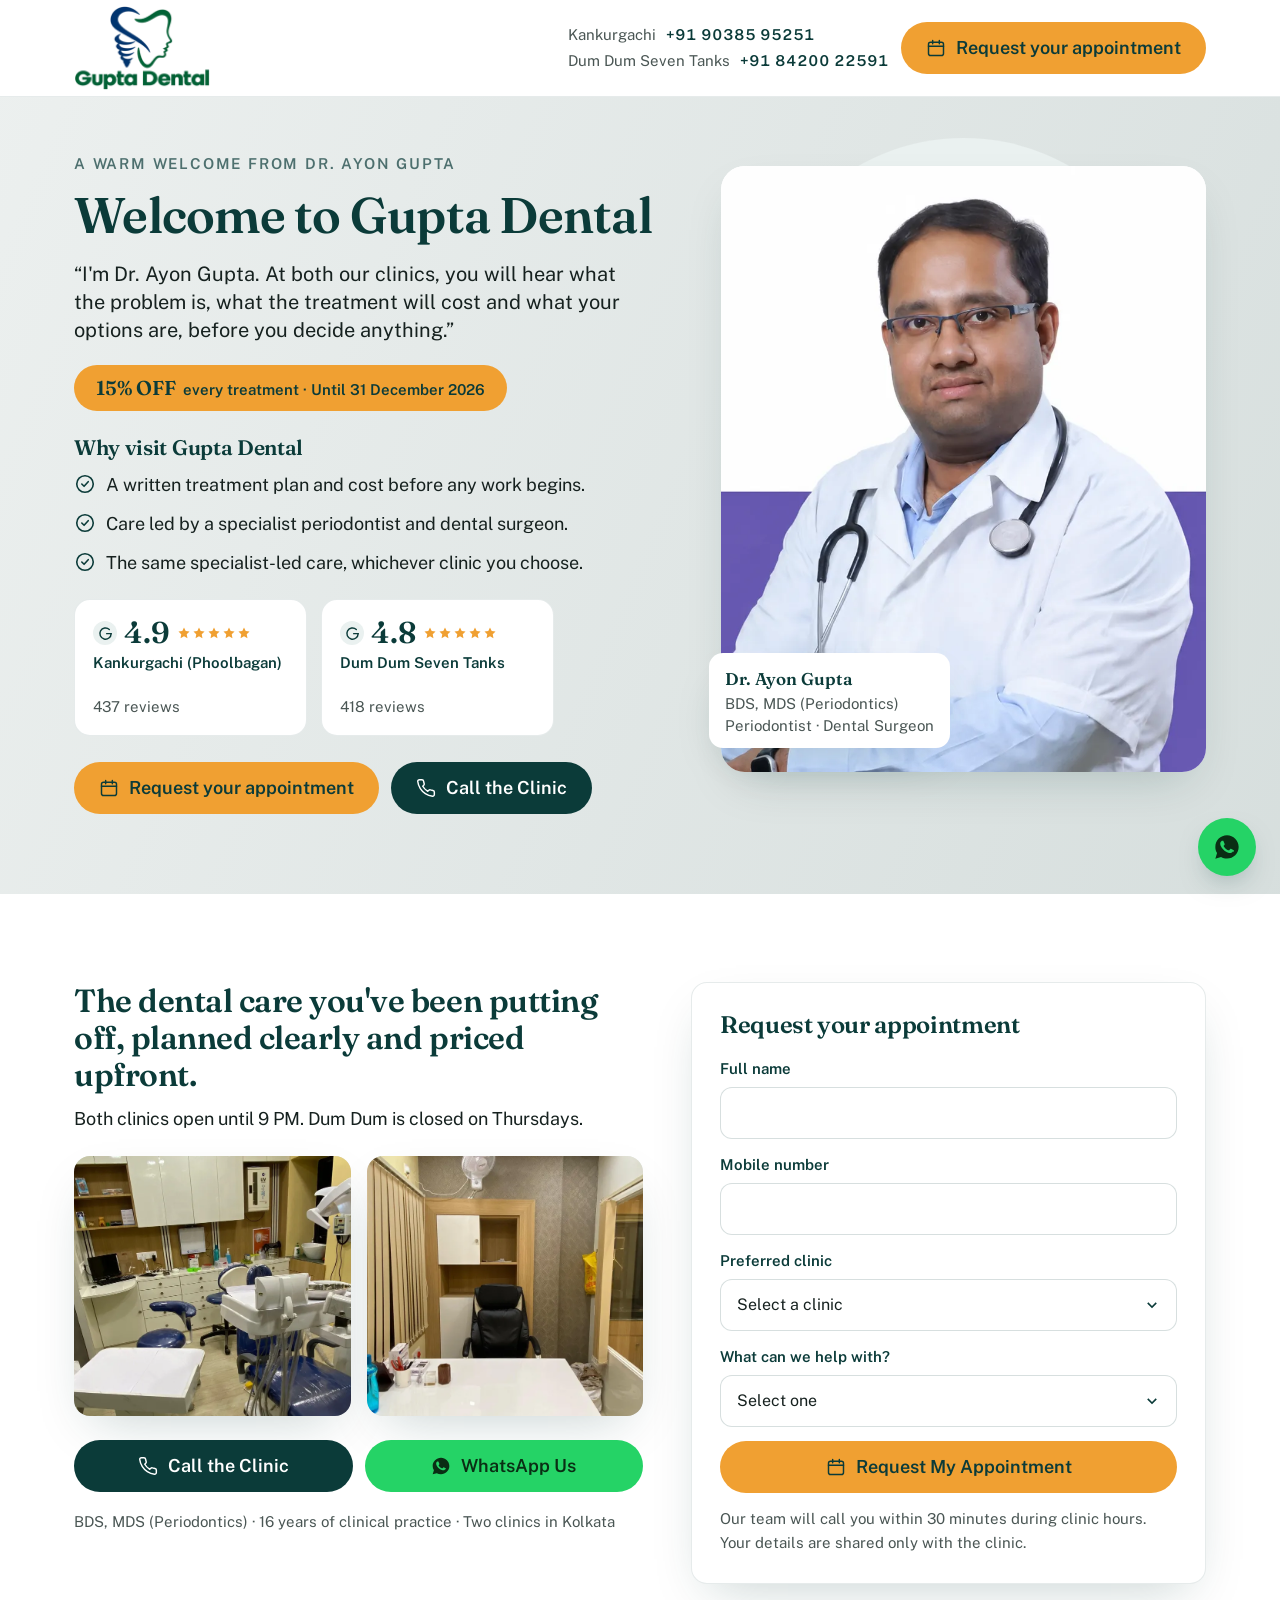
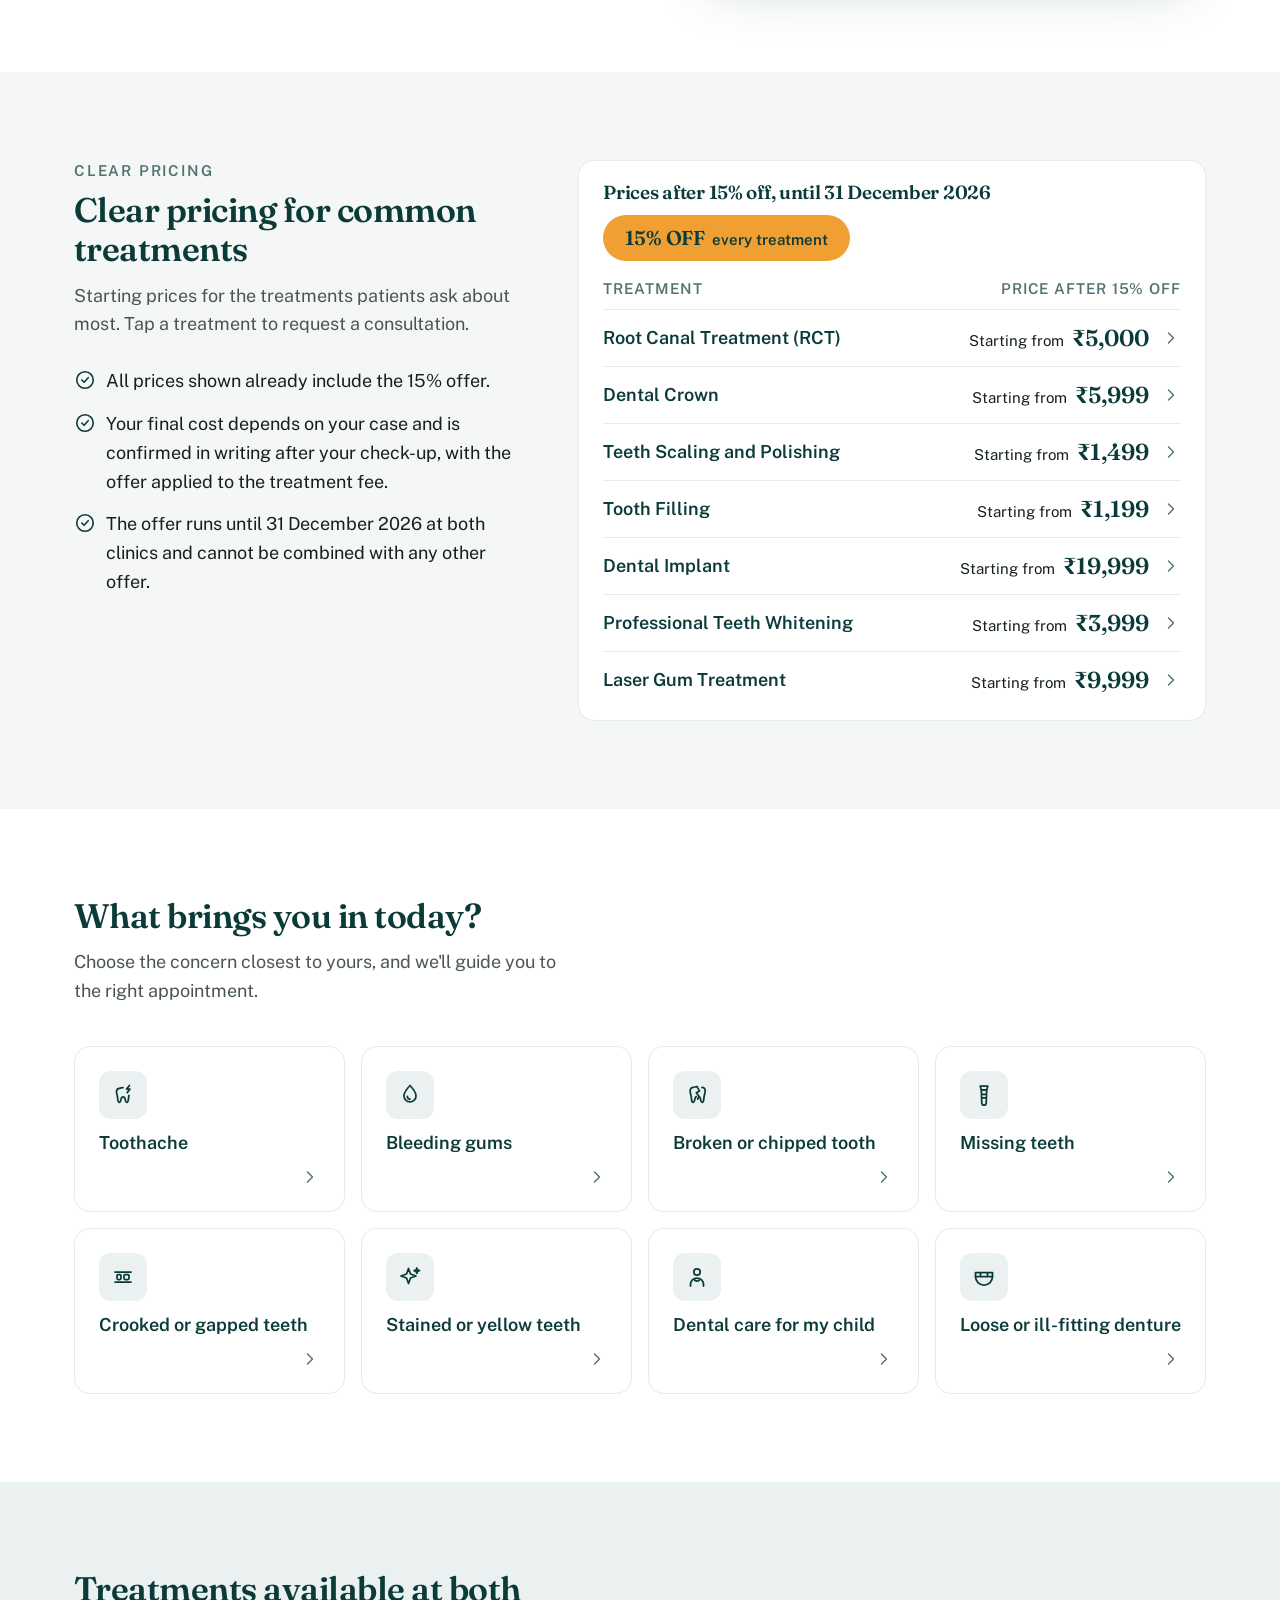
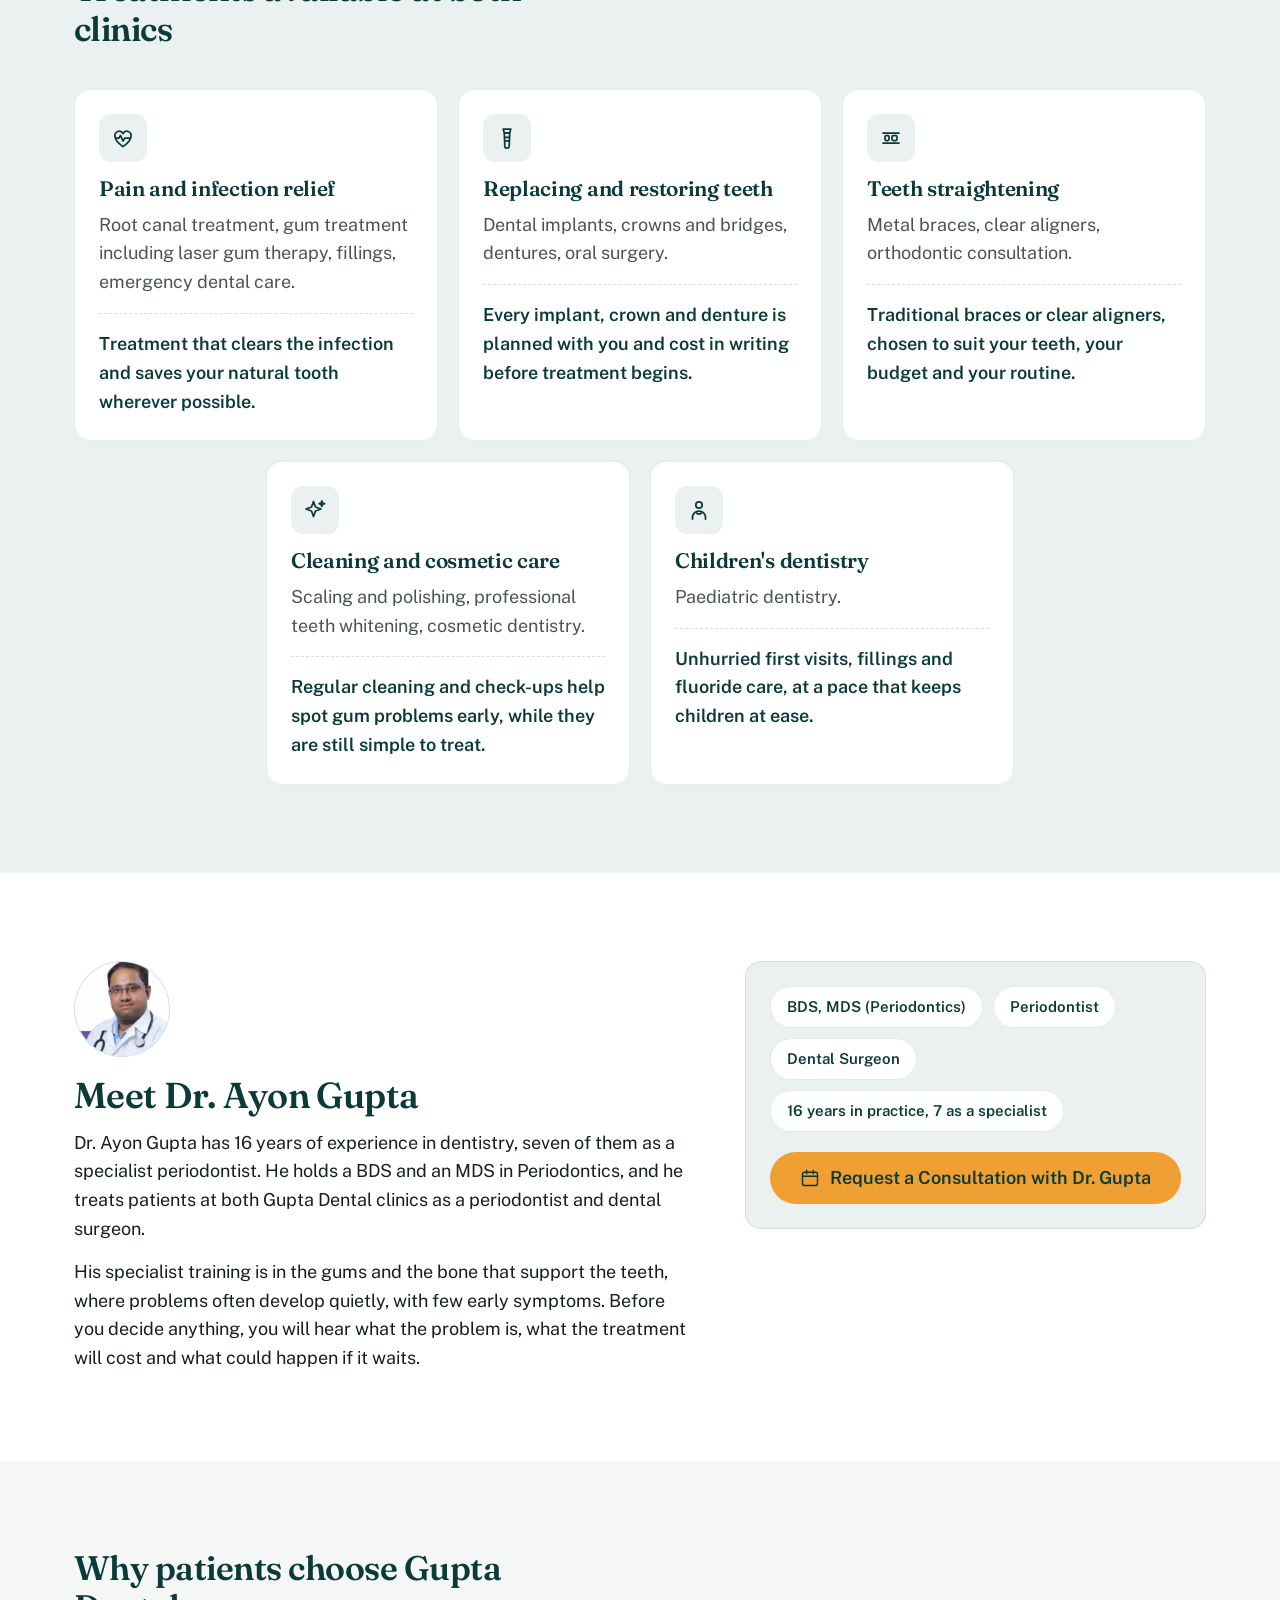
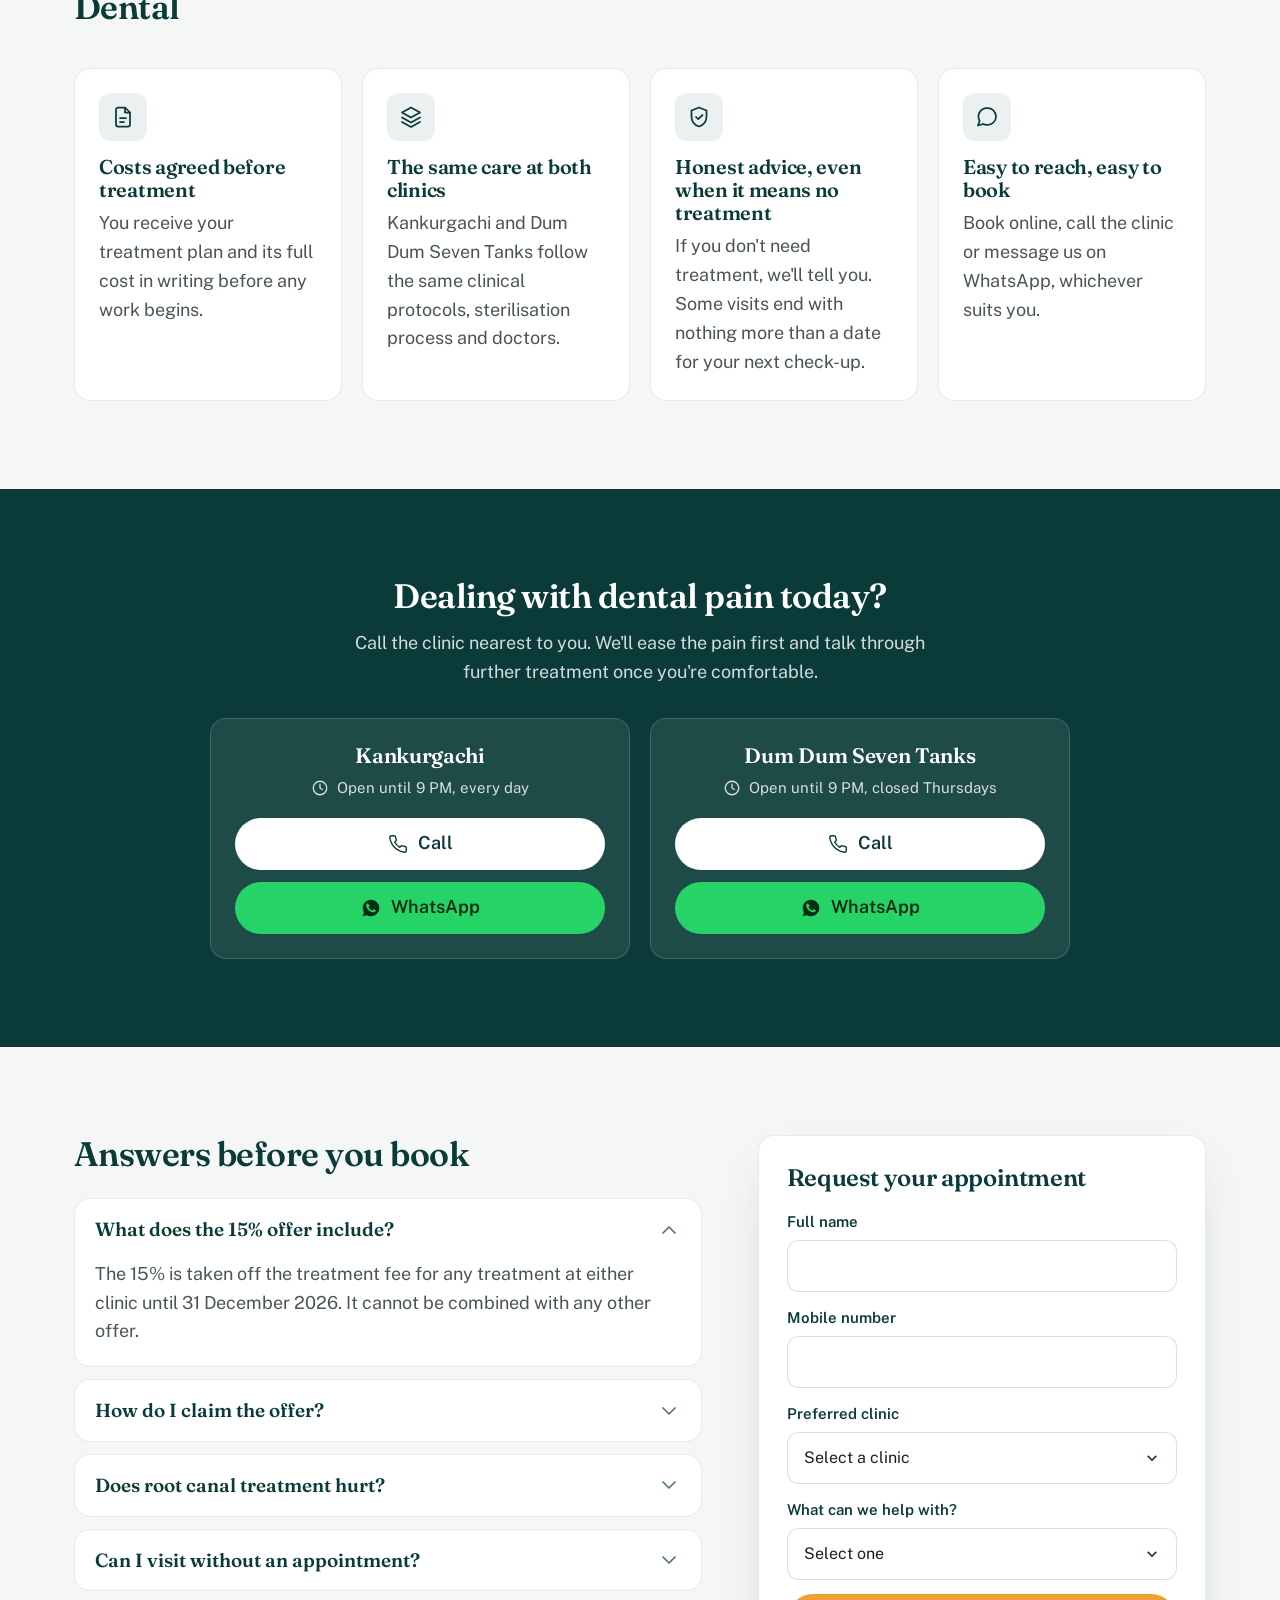
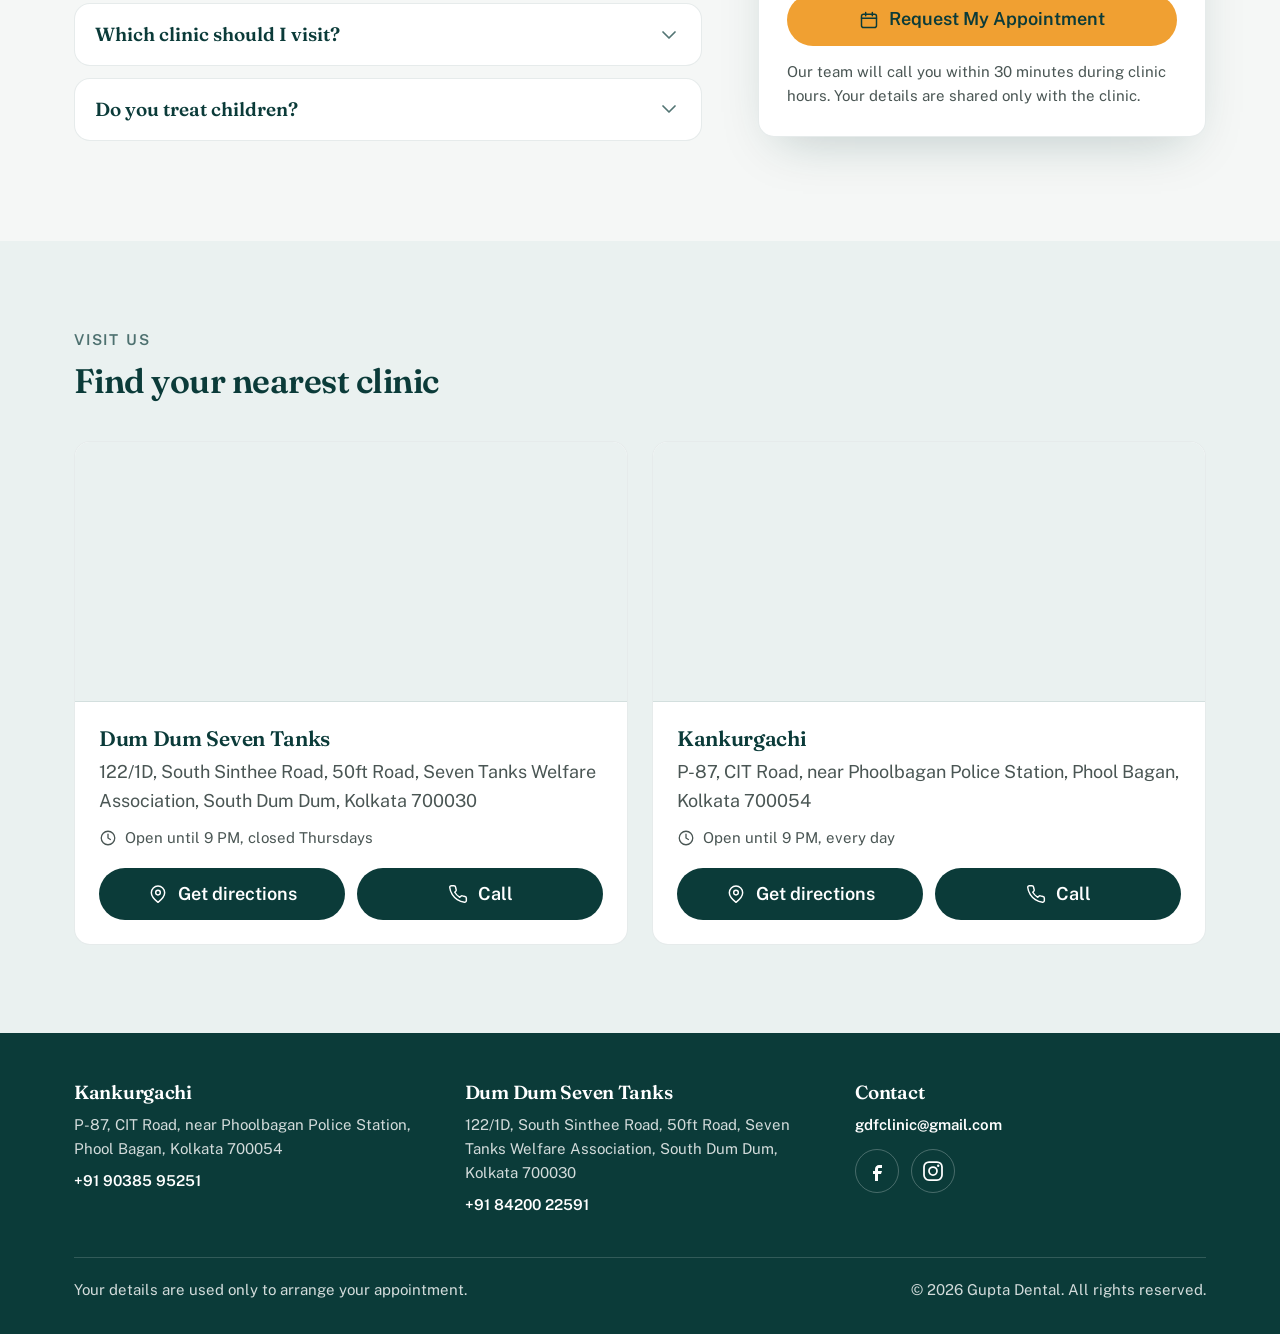
<file: index.html>
<!DOCTYPE html>
<html lang="en">
<head>
<meta charset="utf-8">
<meta name="viewport" content="width=device-width, initial-scale=1">
<title>Gupta Dental Kolkata — 15% Off Every Treatment | Book Today</title>
<meta name="description" content="15% off every treatment at Gupta Dental, Kankurgachi and Dum Dum Seven Tanks. BDS, MDS periodontist. Written costs before anything starts. Open until 9 PM. Request your appointment.">
<meta name="robots" content="noindex, follow">
<meta name="theme-color" content="#0B3B39">
<link rel="icon" href="assets/img/favicon.png" type="image/png">
<link rel="apple-touch-icon" href="assets/img/favicon.png">

<link rel="preconnect" href="https://fonts.googleapis.com">
<link rel="preconnect" href="https://fonts.gstatic.com" crossorigin>
<link rel="preload" as="image" href="assets/img/hero-dr-ayon-gupta.webp" type="image/webp" fetchpriority="high">

<link rel="preload" as="style" href="https://fonts.googleapis.com/css2?family=Fraunces:opsz,wght@9..144,600&family=Public+Sans:wght@400;600&display=swap&subset=latin">
<link rel="stylesheet" href="https://fonts.googleapis.com/css2?family=Fraunces:opsz,wght@9..144,600&family=Public+Sans:wght@400;600&display=swap&subset=latin" media="print" onload="this.media='all';this.onload=null">
<noscript><link rel="stylesheet" href="https://fonts.googleapis.com/css2?family=Fraunces:opsz,wght@9..144,600&family=Public+Sans:wght@400;600&display=swap&subset=latin"></noscript>

<link rel="stylesheet" href="css/styles.css?v=3">

<script>window.dataLayer = window.dataLayer || [];</script>
<script src="js/config.js" defer></script>
<script src="js/main.js" defer></script>
</head>

<body class="has-sticky">

<!-- GTM <body> fallback. It only does anything when JavaScript is switched off,
     and this page's forms need JavaScript, so it is left out by default.
     After setting gtmId in js/config.js, uncomment and paste the same ID here:

<noscript><iframe src="https://www.googletagmanager.com/ns.html?id=GTM-XXXXXXX"
height="0" width="0" style="display:none;visibility:hidden"></iframe></noscript>
-->

<a class="skip-link" href="#book">Skip to the booking form</a>

<!-- Lucide-style stroke icons, inline. No icon font, no external library. -->
<svg width="0" height="0" style="position:absolute" aria-hidden="true" focusable="false">
  <symbol id="i-phone" viewBox="0 0 24 24"><path d="M22 16.9v3a2 2 0 0 1-2.2 2 19.8 19.8 0 0 1-8.6-3.1 19.5 19.5 0 0 1-6-6A19.8 19.8 0 0 1 2.1 4.2 2 2 0 0 1 4.1 2h3a2 2 0 0 1 2 1.7c.1 1 .4 1.9.7 2.8a2 2 0 0 1-.5 2.1L8.1 9.9a16 16 0 0 0 6 6l1.3-1.3a2 2 0 0 1 2.1-.4c.9.3 1.8.6 2.8.7a2 2 0 0 1 1.7 2z"/></symbol>
  <symbol id="i-wa" viewBox="0 0 24 24"><path fill="currentColor" stroke="none" d="M12 2C6.5 2 2 6.4 2 11.9c0 1.9.5 3.7 1.5 5.3L2 22l4.9-1.4c1.5.9 3.3 1.3 5.1 1.3 5.5 0 10-4.4 10-9.9S17.5 2 12 2zm5 13.9c-.2.6-1.2 1.2-1.7 1.2-.5.1-1 .2-3.3-.7-2.8-1.1-4.6-4-4.7-4.2-.1-.2-1.1-1.5-1.1-2.9s.7-2 1-2.3c.2-.3.5-.3.7-.3h.5c.2 0 .4-.1.7.5l.9 2.2c.1.2.1.3 0 .5l-.4.5-.3.3c-.1.1-.3.3-.1.6.2.3.8 1.3 1.7 2.1 1.1 1 2.1 1.3 2.4 1.4.3.1.4.1.6-.1l.9-1c.2-.2.4-.2.6-.1l2 1c.3.1.5.2.5.3.1.2.1.6-.1 1.1z"/></symbol>
  <symbol id="i-check-circle" viewBox="0 0 24 24"><circle cx="12" cy="12" r="9"/><path d="m8.5 12 2.5 2.5 4.5-5"/></symbol>
  <symbol id="i-chevron" viewBox="0 0 24 24"><path d="m9 6 6 6-6 6"/></symbol>
  <symbol id="i-chevron-down" viewBox="0 0 24 24"><path d="m6 9 6 6 6-6"/></symbol>
  <symbol id="i-cal" viewBox="0 0 24 24"><rect x="3" y="5" width="18" height="16" rx="2.5"/><path d="M3 10h18M8 3v4M16 3v4"/></symbol>
  <symbol id="i-clock" viewBox="0 0 24 24"><circle cx="12" cy="12" r="9"/><path d="M12 7v5l3.2 2"/></symbol>
  <symbol id="i-pin" viewBox="0 0 24 24"><path d="M20 10.5c0 5.3-8 11.5-8 11.5s-8-6.2-8-11.5a8 8 0 0 1 16 0z"/><circle cx="12" cy="10.3" r="2.8"/></symbol>
  <symbol id="i-file" viewBox="0 0 24 24"><path d="M14 2.5H7a2 2 0 0 0-2 2v15a2 2 0 0 0 2 2h10a2 2 0 0 0 2-2v-12z"/><path d="M14 2.5v5h5M9 13h6M9 17h4"/></symbol>
  <symbol id="i-layers" viewBox="0 0 24 24"><path d="m12 2.5 9 5-9 5-9-5z"/><path d="m3 12.5 9 5 9-5M3 17l9 5 9-5"/></symbol>
  <symbol id="i-shield" viewBox="0 0 24 24"><path d="M12 2.5 4.5 5.5v6c0 4.8 3.2 8.6 7.5 10 4.3-1.4 7.5-5.2 7.5-10v-6z"/><path d="m9 12 2.2 2.2L15.5 10"/></symbol>
  <symbol id="i-message" viewBox="0 0 24 24"><path d="M21 11.5a8.4 8.4 0 0 1-9 8.4 8.9 8.9 0 0 1-3.8-.9L3 20.5l1.6-4.8A8.4 8.4 0 0 1 12 3.1a8.4 8.4 0 0 1 9 8.4z"/></symbol>
  <symbol id="i-tooth-pain" viewBox="0 0 24 24"><path d="M12 4.6c-1.4 0-2.1.7-3.5.7-1.8 0-3 1.4-3 3.5 0 1.4.3 2.3.7 3.7.4 1.6.5 2.9.7 4.5.2 1.4.6 2.4 1.5 2.4 1 0 1.3-1.4 1.6-3 .3-1.5.4-2.5 2.1-2.5s1.8 1 2.1 2.5c.3 1.6.5 3 1.6 3 .9 0 1.3-1 1.5-2.4.2-1.6.3-2.9.7-4.5"/><path d="M18.4 2.5 15.6 6h3.4l-2.8 3.6"/></symbol>
  <symbol id="i-drop" viewBox="0 0 24 24"><path d="M12 2.5s6 6.4 6 10.4a6 6 0 0 1-12 0C6 8.9 12 2.5 12 2.5z"/><path d="M9.4 13.4a2.6 2.6 0 0 0 2.6 2.6"/></symbol>
  <symbol id="i-broken" viewBox="0 0 24 24"><path d="M12 3.6c-1.5 0-2.2.8-3.7.8-1.9 0-3.2 1.5-3.2 3.7 0 1.5.4 2.5.8 3.9.4 1.7.5 3 .7 4.8.2 1.5.6 2.5 1.6 2.5 1 0 1.4-1.5 1.7-3.1.2-1.3.3-2.2 1.3-2.5"/><path d="m12 3.6 2.5 4.3-3.2 1.9 2.6 3.5-1.2 2.8"/><path d="M14.3 13.7c.8.4 1 1.3 1.2 2.5.3 1.6.6 3.1 1.6 3.1 1 0 1.4-1 1.6-2.5.2-1.8.3-3.1.7-4.8.4-1.4.8-2.4.8-3.9 0-2.2-1.3-3.7-3.2-3.7"/></symbol>
  <symbol id="i-implant" viewBox="0 0 24 24"><path d="M8.2 3h7.6l-1.1 3.8H9.3z"/><path d="M9.3 6.8h5.4l-.5 13.1a2 2 0 0 1-4.4 0z"/><path d="M9.9 11.3h4.2M9.7 14.8h4.6"/></symbol>
  <symbol id="i-align" viewBox="0 0 24 24"><path d="M4 7h16M4 17h16"/><rect x="6" y="9.5" width="4" height="5" rx="1.2"/><rect x="13" y="9.5" width="5" height="5" rx="1.2"/></symbol>
  <symbol id="i-sparkle" viewBox="0 0 24 24"><path d="M10.5 3.5 12.5 9l5.5 2-5.5 2-2 5.5L8.5 13 3 11l5.5-2z"/><path d="M18.8 3 19.5 5 21.5 5.7 19.5 6.4 18.8 8.4 18.1 6.4 16.1 5.7 18.1 5z"/></symbol>
  <symbol id="i-child" viewBox="0 0 24 24"><circle cx="12" cy="7" r="3.2"/><path d="M5.5 21v-1.5a6.5 6.5 0 0 1 13 0V21"/><path d="M9.8 15.2c1.4 1.1 3 1.1 4.4 0"/></symbol>
  <symbol id="i-denture" viewBox="0 0 24 24"><path d="M3.5 7.5h17v4a8.5 8.5 0 0 1-8.5 8.5 8.5 8.5 0 0 1-8.5-8.5z"/><path d="M3.5 11.5h17M8.5 7.5v4M15.5 7.5v4"/></symbol>
  <symbol id="i-heart-pulse" viewBox="0 0 24 24"><path d="M12 20.5s-8-4.9-8-10.2A4.3 4.3 0 0 1 12 7.5a4.3 4.3 0 0 1 8 2.8c0 5.3-8 10.2-8 10.2z"/><path d="M5 12h3l1.5-2.5L12 15l1.8-3h4.6"/></symbol>
  <symbol id="i-star" viewBox="0 0 24 24"><path fill="currentColor" stroke="none" d="m12 2.6 2.9 6.1 6.6.9-4.8 4.7 1.2 6.6L12 17.7 6.1 20.9l1.2-6.6-4.8-4.7 6.6-.9z"/></symbol>
  <symbol id="i-g" viewBox="0 0 24 24"><path d="M21 12.2A9 9 0 1 1 18.1 5.5"/><path d="M21.2 12.2h-7.4"/></symbol>
  <symbol id="i-fb" viewBox="0 0 24 24"><path fill="currentColor" stroke="none" d="M14 9h3V6h-3c-2.2 0-4 1.8-4 4v2H8v3h2v7h3v-7h3l1-3h-4v-2c0-.6.4-1 1-1z"/></symbol>
  <symbol id="i-ig" viewBox="0 0 24 24"><rect x="3" y="3" width="18" height="18" rx="5"/><circle cx="12" cy="12" r="4"/><circle cx="17.2" cy="6.8" r="1.2" fill="currentColor" stroke="none"/></symbol>
</svg>

<!-- ============================================================
     HEADER
     ============================================================ -->
<header class="site-header" id="site-header">
  <div class="container header-inner">
    <div class="logo">
      <picture>
        <source srcset="assets/img/logo.webp" type="image/webp">
        <img src="assets/img/logo.png" width="280" height="172" alt="Gupta Dental" fetchpriority="high">
      </picture>
    </div>

    <div class="header-actions">
      <div class="phone-pill">
        <a href="tel:+919038595251" data-clinic="phoolbagan" data-loc="header">
          <span class="pl">Kankurgachi</span><span class="pn">+91 90385 95251</span>
        </a>
        <a href="tel:+918420022591" data-clinic="seventanks" data-loc="header">
          <span class="pl">Dum Dum Seven Tanks</span><span class="pn">+91 84200 22591</span>
        </a>
      </div>
      <a href="#book" class="btn btn-marigold header-book" data-book>
        <svg class="ico" aria-hidden="true"><use href="#i-cal"></use></svg>Request your appointment
      </a>
      <button type="button" class="icon-btn" data-open-chooser data-loc="header" aria-label="Call the clinic">
        <svg class="ico" aria-hidden="true"><use href="#i-phone"></use></svg>
      </button>
    </div>
  </div>
</header>

<main id="main">

<!-- ============================================================
     1. HERO — a warm welcome from Dr. Ayon Gupta
     ============================================================ -->
<section class="hero">
  <div class="container">
    <div class="hero-grid">

      <div class="hero-left">
        <p class="eyebrow h-eyebrow">A warm welcome from Dr. Ayon Gupta</p>

        <h1 class="h-h1">Welcome to Gupta Dental</h1>

        <p class="hero-welcome h-welcome">&ldquo;I'm Dr. Ayon Gupta. At both our clinics, you will hear what the problem is, what the treatment will cost and what your options are, before you decide anything.&rdquo;</p>

        <p class="offer-badge h-badge" id="offer-badge">
          <span class="pct">15% OFF</span>
          <span class="obt">every treatment · Until 31 December 2026</span>
        </p>

        <div class="hero-why h-why">
          <h2 class="hero-why-title">Why visit Gupta Dental</h2>
          <ul class="check-list">
            <li>
              <svg class="ico ico-check" aria-hidden="true"><use href="#i-check-circle"></use></svg>
              <span>A written treatment plan and cost before any work begins.</span>
            </li>
            <li>
              <svg class="ico ico-check" aria-hidden="true"><use href="#i-check-circle"></use></svg>
              <span>Care led by a specialist periodontist and dental surgeon.</span>
            </li>
            <li>
              <svg class="ico ico-check" aria-hidden="true"><use href="#i-check-circle"></use></svg>
              <span>The same specialist-led care, whichever clinic you choose.</span>
            </li>
          </ul>
        </div>

        <div class="rating-cards h-ratings" id="rating-cards"></div>

        <div class="hero-cta">
          <a href="#book" class="btn btn-marigold h-cta-book" data-book>
            <svg class="ico" aria-hidden="true"><use href="#i-cal"></use></svg>Request your appointment
          </a>
          <a href="#" class="btn btn-ink h-cta-call" data-call-selected data-loc="hero">
            <svg class="ico" aria-hidden="true"><use href="#i-phone"></use></svg><span data-call-label>Call the Clinic</span>
          </a>
        </div>
      </div>

      <div class="hero-right">
        <div class="hero-photo-wrap h-photo">
          <span class="hero-arch" aria-hidden="true"></span>
          <div class="hero-photo">
            <picture>
              <source srcset="assets/img/hero-dr-ayon-gupta.webp" type="image/webp">
              <img src="assets/img/hero-dr-ayon-gupta.jpg" width="800" height="1000"
                   alt="Dr. Ayon Gupta, periodontist and dental surgeon at Gupta Dental"
                   fetchpriority="high" decoding="async">
            </picture>
          </div>
          <div class="doc-card">
            <strong>Dr. Ayon Gupta</strong>
            <span>BDS, MDS (Periodontics)</span>
            <span>Periodontist · Dental Surgeon</span>
          </div>
        </div>
      </div>

    </div>
  </div>
</section>

<!-- ============================================================
     2. BOOKING
     ============================================================ -->
<section class="section section-white" id="book">
  <div class="container">
    <div class="book-grid">

      <div class="book-copy reveal">
        <h2>The dental care you've been putting off, planned clearly and priced upfront.</h2>
        <p class="book-hours">Both clinics open until 9 PM. Dum Dum is closed on Thursdays.</p>

        <div class="clinic-photos">
          <div class="clinic-photo">
            <picture>
              <source srcset="assets/img/clinic-treatment-room.webp" type="image/webp">
              <img src="assets/img/clinic-treatment-room.jpg" width="900" height="675"
                   alt="A Gupta Dental treatment room: a blue dental chair under an overhead examination light, a wall-mounted UV instrument cabinet, and white storage units with a computer at the counter."
                   loading="lazy" decoding="async">
            </picture>
          </div>
          <div class="clinic-photo">
            <picture>
              <source srcset="assets/img/clinic-consultation-room.webp" type="image/webp">
              <img src="assets/img/clinic-consultation-room.jpg" width="900" height="675"
                   alt="A Gupta Dental consultation room: a white desk with a black office chair behind it and seating for patients in front, beside a glass partition."
                   loading="lazy" decoding="async">
            </picture>
          </div>
        </div>

        <div class="btn-row">
          <a href="#" class="btn btn-ink" data-call-selected data-loc="booking">
            <svg class="ico" aria-hidden="true"><use href="#i-phone"></use></svg><span data-call-label>Call the Clinic</span>
          </a>
          <a href="#" class="btn btn-wa" data-wa-selected data-loc="booking" target="_blank" rel="noopener">
            <svg class="ico" aria-hidden="true"><use href="#i-wa"></use></svg>WhatsApp Us
          </a>
        </div>

        <p class="cred-line">BDS, MDS (Periodontics) · 16 years of clinical practice · Two clinics in Kolkata</p>
      </div>

      <div class="form-card" id="book-card">
        <h3 class="form-title">Request your appointment</h3>

        <form data-lead-form data-form-location="booking" novalidate>
          <div class="field">
            <label for="name-1">Full name</label>
            <input type="text" id="name-1" name="name" autocomplete="name" aria-describedby="err-name-1" required>
            <p class="err" id="err-name-1"></p>
          </div>

          <div class="field">
            <label for="mobile-1">Mobile number</label>
            <input type="tel" id="mobile-1" name="mobile" inputmode="numeric" autocomplete="tel" aria-describedby="err-mobile-1" required>
            <p class="err" id="err-mobile-1"></p>
          </div>

          <div class="field">
            <label for="clinic-1">Preferred clinic</label>
            <select id="clinic-1" name="clinic" data-clinic-select aria-describedby="err-clinic-1" required>
              <option value="">Select a clinic</option>
              <option value="Phoolbagan">Kankurgachi</option>
              <option value="Seven Tanks">Dum Dum Seven Tanks</option>
            </select>
            <p class="err" id="err-clinic-1"></p>
          </div>

          <div class="field">
            <label for="need-1">What can we help with?</label>
            <select id="need-1" name="treatment" data-need-select>
              <option value="">Select one</option>
              <option value="Root canal treatment">Root canal treatment</option>
              <option value="Crown or bridge">Crown or bridge</option>
              <option value="Teeth scaling and polishing">Teeth scaling and polishing</option>
              <option value="Tooth filling">Tooth filling</option>
              <option value="Dental implant or missing teeth">Dental implant or missing teeth</option>
              <option value="Teeth whitening">Teeth whitening</option>
              <option value="Toothache">Toothache</option>
              <option value="Bleeding or swollen gums">Bleeding or swollen gums</option>
              <option value="Broken or chipped tooth">Broken or chipped tooth</option>
              <option value="Braces or clear aligners">Braces or clear aligners</option>
              <option value="Dentures">Dentures</option>
              <option value="Child's dental visit">Child's dental visit</option>
              <option value="Routine check-up">Routine check-up</option>
              <option value="Not sure yet">Not sure yet</option>
            </select>
          </div>

          <div class="hp" aria-hidden="true">
            <label for="hp-1">Company</label>
            <input type="text" id="hp-1" name="hp" tabindex="-1" autocomplete="off">
          </div>

          <button type="submit" class="btn btn-marigold btn-block" data-submit>
            <svg class="ico" aria-hidden="true"><use href="#i-cal"></use></svg>Request My Appointment
          </button>

          <p class="form-note">Our team will call you within 30 minutes during clinic hours. Your details are shared only with the clinic.</p>
          <p class="form-fail" role="alert" data-form-error hidden></p>
        </form>
      </div>

    </div>
  </div>
</section>

<!-- ============================================================
     3. PRICES
     ============================================================ -->
<section class="section section-porcelain" id="prices">
  <div class="container">
    <div class="price-grid reveal">

      <!-- Left column on desktop, and the first three items on mobile.
           display:contents at narrow widths lets the notes drop below
           the price card without duplicating any markup. -->
      <div class="price-side">
        <p class="eyebrow p-eyebrow">Clear pricing</p>
        <h2 class="p-h2">Clear pricing for common treatments</h2>
        <p class="lede p-lede">Starting prices for the treatments patients ask about most. Tap a treatment to request a consultation.</p>

        <ul class="note-list p-notes">
          <li>
            <svg class="ico ico-check" aria-hidden="true"><use href="#i-check-circle"></use></svg>
            <span>All prices shown already include the 15% offer.</span>
          </li>
          <li>
            <svg class="ico ico-check" aria-hidden="true"><use href="#i-check-circle"></use></svg>
            <span>Your final cost depends on your case and is confirmed in writing after your check-up, with the offer applied to the treatment fee.</span>
          </li>
          <li>
            <svg class="ico ico-check" aria-hidden="true"><use href="#i-check-circle"></use></svg>
            <span>The offer runs until 31 December 2026 at both clinics and cannot be combined with any other offer.</span>
          </li>
        </ul>
      </div>

      <div class="price-card p-card">
        <h3 class="price-caption">Prices after 15% off, until 31 December 2026</h3>

        <p class="offer-badge price-pill" id="price-pill">
          <span class="pct">15% OFF</span> <span class="obt">every treatment</span>
        </p>

        <div class="price-head" aria-hidden="true">
          <span>Treatment</span><span>Price after 15% off</span>
        </div>
        <ul class="price-list" id="price-list"></ul>
      </div>

    </div>
  </div>
</section>

<!-- ============================================================
     4. CONCERNS
     ============================================================ -->
<section class="section section-white" id="concerns">
  <div class="container">
    <div class="sec-head reveal">
      <h2>What brings you in today?</h2>
      <p class="lede">Choose the concern closest to yours, and we'll guide you to the right appointment.</p>
    </div>

    <div class="concern-grid reveal">
      <button type="button" class="concern-card" data-concern="Toothache">
        <span class="tile"><svg class="ico" aria-hidden="true"><use href="#i-tooth-pain"></use></svg></span>
        <span class="cc-label">Toothache</span>
        <svg class="ico cc-arrow" aria-hidden="true"><use href="#i-chevron"></use></svg>
      </button>
      <button type="button" class="concern-card" data-concern="Bleeding or swollen gums">
        <span class="tile"><svg class="ico" aria-hidden="true"><use href="#i-drop"></use></svg></span>
        <span class="cc-label">Bleeding gums</span>
        <svg class="ico cc-arrow" aria-hidden="true"><use href="#i-chevron"></use></svg>
      </button>
      <button type="button" class="concern-card" data-concern="Broken or chipped tooth">
        <span class="tile"><svg class="ico" aria-hidden="true"><use href="#i-broken"></use></svg></span>
        <span class="cc-label">Broken or chipped tooth</span>
        <svg class="ico cc-arrow" aria-hidden="true"><use href="#i-chevron"></use></svg>
      </button>
      <button type="button" class="concern-card" data-concern="Dental implant or missing teeth">
        <span class="tile"><svg class="ico" aria-hidden="true"><use href="#i-implant"></use></svg></span>
        <span class="cc-label">Missing teeth</span>
        <svg class="ico cc-arrow" aria-hidden="true"><use href="#i-chevron"></use></svg>
      </button>
      <button type="button" class="concern-card" data-concern="Braces or clear aligners">
        <span class="tile"><svg class="ico" aria-hidden="true"><use href="#i-align"></use></svg></span>
        <span class="cc-label">Crooked or gapped teeth</span>
        <svg class="ico cc-arrow" aria-hidden="true"><use href="#i-chevron"></use></svg>
      </button>
      <button type="button" class="concern-card" data-concern="Teeth whitening">
        <span class="tile"><svg class="ico" aria-hidden="true"><use href="#i-sparkle"></use></svg></span>
        <span class="cc-label">Stained or yellow teeth</span>
        <svg class="ico cc-arrow" aria-hidden="true"><use href="#i-chevron"></use></svg>
      </button>
      <button type="button" class="concern-card" data-concern="Child's dental visit">
        <span class="tile"><svg class="ico" aria-hidden="true"><use href="#i-child"></use></svg></span>
        <span class="cc-label">Dental care for my child</span>
        <svg class="ico cc-arrow" aria-hidden="true"><use href="#i-chevron"></use></svg>
      </button>
      <button type="button" class="concern-card" data-concern="Dentures">
        <span class="tile"><svg class="ico" aria-hidden="true"><use href="#i-denture"></use></svg></span>
        <span class="cc-label">Loose or ill-fitting denture</span>
        <svg class="ico cc-arrow" aria-hidden="true"><use href="#i-chevron"></use></svg>
      </button>
    </div>
  </div>
</section>

<!-- ============================================================
     5. TREATMENTS
     ============================================================ -->
<section class="section section-tint" id="treatments">
  <div class="container">
    <div class="sec-head reveal">
      <h2>Treatments available at both clinics</h2>
    </div>

    <div class="treat-grid reveal">
      <article class="treat-card">
        <span class="tile"><svg class="ico" aria-hidden="true"><use href="#i-heart-pulse"></use></svg></span>
        <h3>Pain and infection relief</h3>
        <p class="treat-services">Root canal treatment, gum treatment including laser gum therapy, fillings, emergency dental care.</p>
        <span class="treat-rule" aria-hidden="true"></span>
        <p class="treat-tag">Treatment that clears the infection and saves your natural tooth wherever possible.</p>
      </article>

      <article class="treat-card">
        <span class="tile"><svg class="ico" aria-hidden="true"><use href="#i-implant"></use></svg></span>
        <h3>Replacing and restoring teeth</h3>
        <p class="treat-services">Dental implants, crowns and bridges, dentures, oral surgery.</p>
        <span class="treat-rule" aria-hidden="true"></span>
        <p class="treat-tag">Every implant, crown and denture is planned with you and cost in writing before treatment begins.</p>
      </article>

      <article class="treat-card">
        <span class="tile"><svg class="ico" aria-hidden="true"><use href="#i-align"></use></svg></span>
        <h3>Teeth straightening</h3>
        <p class="treat-services">Metal braces, clear aligners, orthodontic consultation.</p>
        <span class="treat-rule" aria-hidden="true"></span>
        <p class="treat-tag">Traditional braces or clear aligners, chosen to suit your teeth, your budget and your routine.</p>
      </article>

      <article class="treat-card">
        <span class="tile"><svg class="ico" aria-hidden="true"><use href="#i-sparkle"></use></svg></span>
        <h3>Cleaning and cosmetic care</h3>
        <p class="treat-services">Scaling and polishing, professional teeth whitening, cosmetic dentistry.</p>
        <span class="treat-rule" aria-hidden="true"></span>
        <p class="treat-tag">Regular cleaning and check-ups help spot gum problems early, while they are still simple to treat.</p>
      </article>

      <article class="treat-card">
        <span class="tile"><svg class="ico" aria-hidden="true"><use href="#i-child"></use></svg></span>
        <h3>Children's dentistry</h3>
        <p class="treat-services">Paediatric dentistry.</p>
        <span class="treat-rule" aria-hidden="true"></span>
        <p class="treat-tag">Unhurried first visits, fillings and fluoride care, at a pace that keeps children at ease.</p>
      </article>
    </div>
  </div>
</section>

<!-- ============================================================
     6. MEET DR. AYON GUPTA
     ============================================================ -->
<section class="section section-white" id="doctor">
  <div class="container">
    <div class="doc-grid">

      <div class="doc-copy reveal">
        <span class="doc-avatar">
          <picture>
            <source srcset="assets/img/dr-ayon-gupta.webp" type="image/webp">
            <img src="assets/img/dr-ayon-gupta.jpg" width="800" height="1000" alt="Dr. Ayon Gupta" loading="lazy" decoding="async">
          </picture>
        </span>
        <h2>Meet Dr. Ayon Gupta</h2>
        <p>Dr. Ayon Gupta has 16 years of experience in dentistry, seven of them as a specialist periodontist. He holds a BDS and an MDS in Periodontics, and he treats patients at both Gupta Dental clinics as a periodontist and dental surgeon.</p>
        <p>His specialist training is in the gums and the bone that support the teeth, where problems often develop quietly, with few early symptoms. Before you decide anything, you will hear what the problem is, what the treatment will cost and what could happen if it waits.</p>
      </div>

      <aside class="cred-card reveal">
        <ul class="chip-list">
          <li class="chip">BDS, MDS (Periodontics)</li>
          <li class="chip">Periodontist</li>
          <li class="chip">Dental Surgeon</li>
          <li class="chip">16 years in practice, 7 as a specialist</li>
        </ul>
        <a href="#book" class="btn btn-marigold btn-block" data-book>
          <svg class="ico" aria-hidden="true"><use href="#i-cal"></use></svg>Request a Consultation with Dr. Gupta
        </a>
      </aside>

    </div>
  </div>
</section>

<!-- ============================================================
     7. WHY PATIENTS CHOOSE GUPTA DENTAL
     ============================================================ -->
<section class="section section-porcelain" id="why">
  <div class="container">
    <div class="sec-head reveal">
      <h2>Why patients choose Gupta Dental</h2>
    </div>

    <div class="why-grid reveal">
      <article class="why-card">
        <span class="tile"><svg class="ico" aria-hidden="true"><use href="#i-file"></use></svg></span>
        <h3>Costs agreed before treatment</h3>
        <p>You receive your treatment plan and its full cost in writing before any work begins.</p>
      </article>
      <article class="why-card">
        <span class="tile"><svg class="ico" aria-hidden="true"><use href="#i-layers"></use></svg></span>
        <h3>The same care at both clinics</h3>
        <p>Kankurgachi and Dum Dum Seven Tanks follow the same clinical protocols, sterilisation process and doctors.</p>
      </article>
      <article class="why-card">
        <span class="tile"><svg class="ico" aria-hidden="true"><use href="#i-shield"></use></svg></span>
        <h3>Honest advice, even when it means no treatment</h3>
        <p>If you don't need treatment, we'll tell you. Some visits end with nothing more than a date for your next check-up.</p>
      </article>
      <article class="why-card">
        <span class="tile"><svg class="ico" aria-hidden="true"><use href="#i-message"></use></svg></span>
        <h3>Easy to reach, easy to book</h3>
        <p>Book online, call the clinic or message us on WhatsApp, whichever suits you.</p>
      </article>
    </div>
  </div>
</section>

<!-- ============================================================
     8. PAIN TODAY
     ============================================================ -->
<section class="section section-band" id="urgent">
  <div class="container">
    <div class="band-head reveal">
      <h2>Dealing with dental pain today?</h2>
      <p class="lede">Call the clinic nearest to you. We'll ease the pain first and talk through further treatment once you're comfortable.</p>
    </div>

    <div class="urgent-grid reveal">
      <article class="urgent-card">
        <h3>Kankurgachi</h3>
        <p class="uc-hours">
          <svg class="ico" aria-hidden="true"><use href="#i-clock"></use></svg>Open until 9 PM, every day
        </p>
        <div class="btn-row">
          <a href="tel:+919038595251" class="btn btn-onband" data-clinic="phoolbagan" data-loc="urgent">
            <svg class="ico" aria-hidden="true"><use href="#i-phone"></use></svg>Call
          </a>
          <a href="#" class="btn btn-wa" data-wa data-clinic="phoolbagan" data-loc="urgent" target="_blank" rel="noopener">
            <svg class="ico" aria-hidden="true"><use href="#i-wa"></use></svg>WhatsApp
          </a>
        </div>
      </article>

      <article class="urgent-card">
        <h3>Dum Dum Seven Tanks</h3>
        <p class="uc-hours">
          <svg class="ico" aria-hidden="true"><use href="#i-clock"></use></svg>Open until 9 PM, closed Thursdays
        </p>
        <div class="btn-row">
          <a href="tel:+918420022591" class="btn btn-onband" data-clinic="seventanks" data-loc="urgent">
            <svg class="ico" aria-hidden="true"><use href="#i-phone"></use></svg>Call
          </a>
          <a href="#" class="btn btn-wa" data-wa data-clinic="seventanks" data-loc="urgent" target="_blank" rel="noopener">
            <svg class="ico" aria-hidden="true"><use href="#i-wa"></use></svg>WhatsApp
          </a>
        </div>
      </article>
    </div>
  </div>
</section>

<!-- ============================================================
     9. FAQ + THE SECOND BOOKING FORM, side by side
     ============================================================ -->
<section class="section section-porcelain" id="faq">
  <div class="container">
    <div class="faq-grid reveal">

    <div class="faq-main">
      <h2 class="faq-h2">Answers before you book</h2>

      <div class="faq-col">
      <details class="faq-item" open>
        <summary><span>What does the 15% offer include?</span><svg class="ico faq-ico" aria-hidden="true"><use href="#i-chevron-down"></use></svg></summary>
        <div class="faq-body"><p class="answer">The 15% is taken off the treatment fee for any treatment at either clinic until 31 December 2026. It cannot be combined with any other offer.</p></div>
      </details>

      <details class="faq-item">
        <summary><span>How do I claim the offer?</span><svg class="ico faq-ico" aria-hidden="true"><use href="#i-chevron-down"></use></svg></summary>
        <div class="faq-body"><p class="answer">Book through this page, call either clinic or send us a WhatsApp message. The discount appears on the written treatment plan you receive before treatment starts.</p></div>
      </details>

      <details class="faq-item">
        <summary><span>Does root canal treatment hurt?</span><svg class="ico faq-ico" aria-hidden="true"><use href="#i-chevron-down"></use></svg></summary>
        <div class="faq-body"><p class="answer">The pain usually comes from the infection itself. The procedure is done under local anaesthesia, so most patients feel pressure rather than pain. If you feel anxious, tell us at the start and we'll take it slower.</p></div>
      </details>

      <details class="faq-item">
        <summary><span>Can I visit without an appointment?</span><svg class="ico faq-ico" aria-hidden="true"><use href="#i-chevron-down"></use></svg></summary>
        <div class="faq-body"><p class="answer">Yes. Both clinics accept walk-ins until 9 PM, though you may have to wait. If you book ahead, you're seen at the time you chose.</p></div>
      </details>

      <details class="faq-item">
        <summary><span>Which clinic should I visit?</span><svg class="ico faq-ico" aria-hidden="true"><use href="#i-chevron-down"></use></svg></summary>
        <div class="faq-body"><p class="answer">Whichever is closer to you. Both offer the same treatments with the same doctors. Kankurgachi is open seven days a week, and Dum Dum Seven Tanks is closed on Thursdays.</p></div>
      </details>

      <details class="faq-item">
        <summary><span>Do you treat children?</span><svg class="ico faq-ico" aria-hidden="true"><use href="#i-chevron-down"></use></svg></summary>
        <div class="faq-body"><p class="answer">Yes. We provide first dental visits, fillings, fluoride application and habit correction. We recommend a first check-up by your child's first birthday, or within six months of the first tooth appearing, even if there are no complaints.</p></div>
      </details>
      </div>
    </div>

    <div class="form-card faq-form" id="book-2-card">
      <h2 class="form-title">Request your appointment</h2>

      <form data-lead-form data-form-location="footer_form" novalidate>
        <div class="field">
          <label for="name-2">Full name</label>
          <input type="text" id="name-2" name="name" autocomplete="name" aria-describedby="err-name-2" required>
          <p class="err" id="err-name-2"></p>
        </div>

        <div class="field">
          <label for="mobile-2">Mobile number</label>
          <input type="tel" id="mobile-2" name="mobile" inputmode="numeric" autocomplete="tel" aria-describedby="err-mobile-2" required>
          <p class="err" id="err-mobile-2"></p>
        </div>

        <div class="field">
          <label for="clinic-2">Preferred clinic</label>
          <select id="clinic-2" name="clinic" data-clinic-select aria-describedby="err-clinic-2" required>
            <option value="">Select a clinic</option>
            <option value="Phoolbagan">Kankurgachi</option>
            <option value="Seven Tanks">Dum Dum Seven Tanks</option>
          </select>
          <p class="err" id="err-clinic-2"></p>
        </div>

        <div class="field">
          <label for="need-2">What can we help with?</label>
          <select id="need-2" name="treatment" data-need-select>
            <option value="">Select one</option>
            <option value="Root canal treatment">Root canal treatment</option>
            <option value="Crown or bridge">Crown or bridge</option>
            <option value="Teeth scaling and polishing">Teeth scaling and polishing</option>
            <option value="Tooth filling">Tooth filling</option>
            <option value="Dental implant or missing teeth">Dental implant or missing teeth</option>
            <option value="Teeth whitening">Teeth whitening</option>
            <option value="Toothache">Toothache</option>
            <option value="Bleeding or swollen gums">Bleeding or swollen gums</option>
            <option value="Broken or chipped tooth">Broken or chipped tooth</option>
            <option value="Braces or clear aligners">Braces or clear aligners</option>
            <option value="Dentures">Dentures</option>
            <option value="Child's dental visit">Child's dental visit</option>
            <option value="Routine check-up">Routine check-up</option>
            <option value="Not sure yet">Not sure yet</option>
          </select>
        </div>

        <div class="hp" aria-hidden="true">
          <label for="hp-2">Company</label>
          <input type="text" id="hp-2" name="hp" tabindex="-1" autocomplete="off">
        </div>

        <button type="submit" class="btn btn-marigold btn-block" data-submit>
          <svg class="ico" aria-hidden="true"><use href="#i-cal"></use></svg>Request My Appointment
        </button>

        <p class="form-note">Our team will call you within 30 minutes during clinic hours. Your details are shared only with the clinic.</p>
        <p class="form-fail" role="alert" data-form-error hidden></p>
      </form>
    </div>

    </div>
  </div>
</section>

<!-- ============================================================
     10. FIND YOUR NEAREST CLINIC
     The cards, including each map placeholder, are written by
     js/main.js from the clinics in js/config.js. No iframe is
     requested until the section is near the viewport.
     ============================================================ -->
<section class="section section-tint" id="visit">
  <div class="container">
    <div class="sec-head reveal">
      <p class="eyebrow">Visit us</p>
      <h2>Find your nearest clinic</h2>
    </div>

    <div class="visit-grid reveal" id="visit-grid"></div>
  </div>
</section>

</main>

<!-- ============================================================
     FOOTER
     ============================================================ -->
<footer class="site-footer">
  <div class="container">
    <div class="footer-grid">
      <div class="footer-col">
        <h2 class="footer-h">Kankurgachi</h2>
        <p>P-87, CIT Road, near Phoolbagan Police Station, Phool Bagan, Kolkata 700054</p>
        <p><a href="tel:+919038595251" data-clinic="phoolbagan" data-loc="footer">+91 90385 95251</a></p>
      </div>

      <div class="footer-col">
        <h2 class="footer-h">Dum Dum Seven Tanks</h2>
        <p>122/1D, South Sinthee Road, 50ft Road, Seven Tanks Welfare Association, South Dum Dum, Kolkata 700030</p>
        <p><a href="tel:+918420022591" data-clinic="seventanks" data-loc="footer">+91 84200 22591</a></p>
      </div>

      <div class="footer-col">
        <h2 class="footer-h">Contact</h2>
        <p><a href="mailto:gdfclinic@gmail.com" id="footer-email">gdfclinic@gmail.com</a></p>
        <ul class="social" id="social-list"></ul>
      </div>
    </div>

    <div class="footer-legal">
      <p>Your details are used only to arrange your appointment.</p>
      <p id="footer-copy">© 2026 Gupta Dental. All rights reserved.</p>
    </div>
  </div>
</footer>

<!-- ============================================================
     MOBILE STICKY BAR + OFFER CHIP + DESKTOP WHATSAPP
     ============================================================ -->
<button type="button" class="offer-chip" id="offer-chip" data-scroll-to="#prices">
  <span>15% off · Until 31 December 2026</span>
</button>

<nav class="sticky-bar" id="sticky-bar" aria-label="Quick actions">
  <a href="#" class="sb-item sb-call" data-call-selected data-loc="sticky">
    <svg class="ico" aria-hidden="true"><use href="#i-phone"></use></svg><span>Call</span>
  </a>
  <a href="#" class="sb-item sb-wa" data-wa-selected data-loc="sticky" target="_blank" rel="noopener">
    <svg class="ico" aria-hidden="true"><use href="#i-wa"></use></svg><span>WhatsApp</span>
  </a>
  <button type="button" class="sb-item sb-book" data-book>
    <svg class="ico" aria-hidden="true"><use href="#i-cal"></use></svg><span>Request</span>
  </button>
</nav>

<a href="#" class="wa-float" id="wa-float" data-wa-selected data-loc="float"
   target="_blank" rel="noopener" aria-label="Message Gupta Dental on WhatsApp">
  <svg class="ico" aria-hidden="true"><use href="#i-wa"></use></svg>
</a>

<!-- ============================================================
     CLINIC CHOOSER
     ============================================================ -->
<div class="chooser" id="chooser" hidden role="dialog" aria-modal="true" aria-labelledby="chooser-title">
  <div class="chooser-sheet" role="document">
    <h2 id="chooser-title">Choose your clinic</h2>
    <p class="chooser-lede">Select the clinic closer to you, and we'll keep it selected for your booking.</p>
    <div class="chooser-list" id="chooser-list"></div>
    <button type="button" class="btn btn-outline btn-block" data-close-chooser>Close</button>
  </div>
</div>

<script type="application/ld+json">
{
  "@context": "https://schema.org",
  "@type": "FAQPage",
  "mainEntity": [
    {
      "@type": "Question",
      "name": "What does the 15% offer include?",
      "acceptedAnswer": {
        "@type": "Answer",
        "text": "The 15% is taken off the treatment fee for any treatment at either clinic until 31 December 2026. It cannot be combined with any other offer."
      }
    },
    {
      "@type": "Question",
      "name": "How do I claim the offer?",
      "acceptedAnswer": {
        "@type": "Answer",
        "text": "Book through this page, call either clinic or send us a WhatsApp message. The discount appears on the written treatment plan you receive before treatment starts."
      }
    },
    {
      "@type": "Question",
      "name": "Does root canal treatment hurt?",
      "acceptedAnswer": {
        "@type": "Answer",
        "text": "The pain usually comes from the infection itself. The procedure is done under local anaesthesia, so most patients feel pressure rather than pain. If you feel anxious, tell us at the start and we'll take it slower."
      }
    },
    {
      "@type": "Question",
      "name": "Can I visit without an appointment?",
      "acceptedAnswer": {
        "@type": "Answer",
        "text": "Yes. Both clinics accept walk-ins until 9 PM, though you may have to wait. If you book ahead, you're seen at the time you chose."
      }
    },
    {
      "@type": "Question",
      "name": "Which clinic should I visit?",
      "acceptedAnswer": {
        "@type": "Answer",
        "text": "Whichever is closer to you. Both offer the same treatments with the same doctors. Kankurgachi is open seven days a week, and Dum Dum Seven Tanks is closed on Thursdays."
      }
    },
    {
      "@type": "Question",
      "name": "Do you treat children?",
      "acceptedAnswer": {
        "@type": "Answer",
        "text": "Yes. We provide first dental visits, fillings, fluoride application and habit correction. We recommend a first check-up by your child's first birthday, or within six months of the first tooth appearing, even if there are no complaints."
      }
    }
  ]
}
</script>

</body>
</html>
</file>
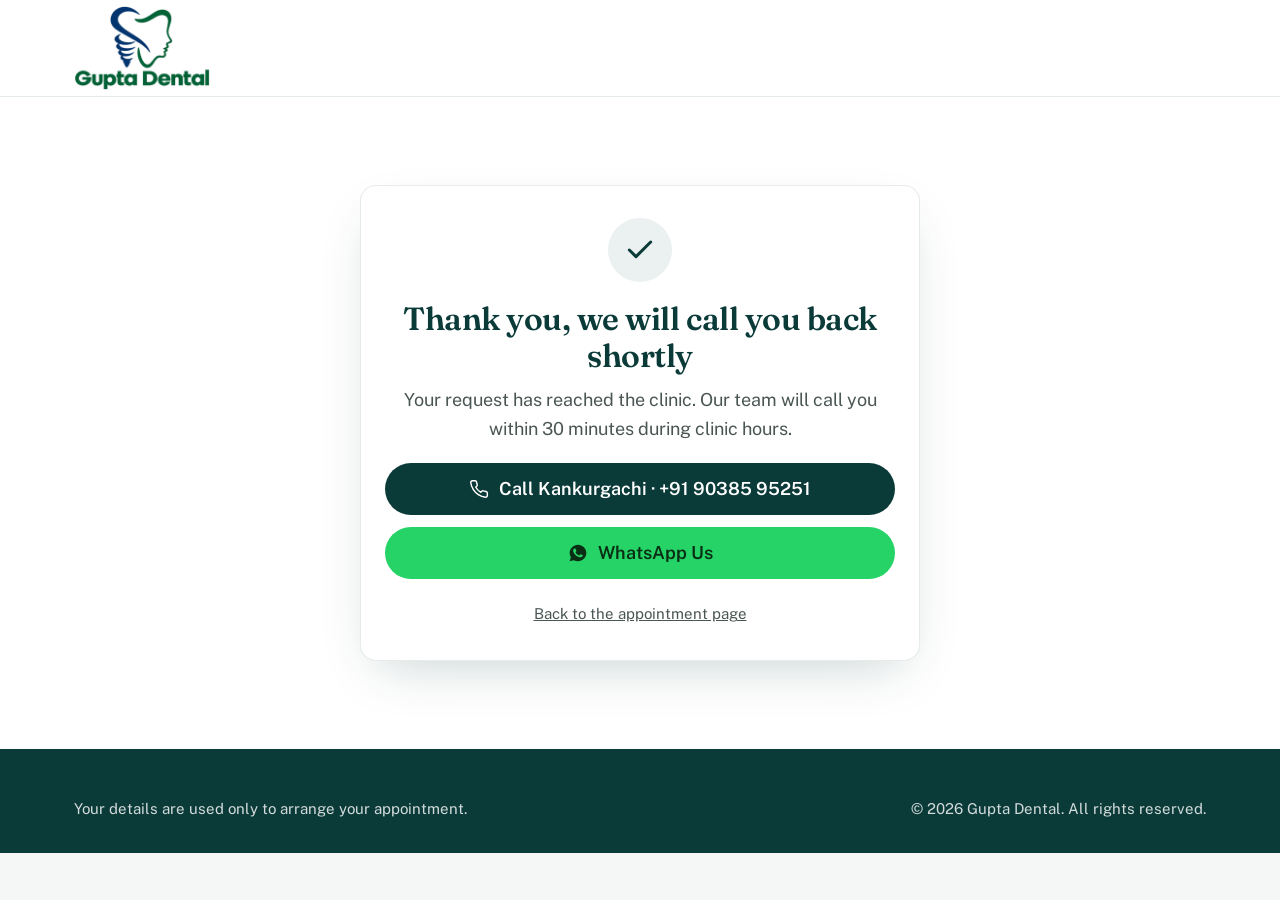
<file: thank-you.html>
<!DOCTYPE html>
<html lang="en">
<head>
<meta charset="utf-8">
<meta name="viewport" content="width=device-width, initial-scale=1">
<title>Thank you — Gupta Dental</title>
<meta name="description" content="Your appointment request has reached Gupta Dental. We will call you back shortly.">
<meta name="robots" content="noindex, follow">
<meta name="theme-color" content="#0B3B39">
<link rel="icon" href="assets/img/favicon.png" type="image/png">
<link rel="apple-touch-icon" href="assets/img/favicon.png">

<link rel="preconnect" href="https://fonts.googleapis.com">
<link rel="preconnect" href="https://fonts.gstatic.com" crossorigin>
<link rel="preload" as="style" href="https://fonts.googleapis.com/css2?family=Fraunces:opsz,wght@9..144,600&family=Public+Sans:wght@400;600&display=swap&subset=latin">
<link rel="stylesheet" href="https://fonts.googleapis.com/css2?family=Fraunces:opsz,wght@9..144,600&family=Public+Sans:wght@400;600&display=swap&subset=latin" media="print" onload="this.media='all';this.onload=null">
<noscript><link rel="stylesheet" href="https://fonts.googleapis.com/css2?family=Fraunces:opsz,wght@9..144,600&family=Public+Sans:wght@400;600&display=swap&subset=latin"></noscript>
<link rel="stylesheet" href="css/styles.css?v=3">

<script>
/* ------------------------------------------------------------
   Read the query string ONCE, whitelist every value, and hand the
   result to js/thank-you.js as window.__TY. Nothing downstream
   touches location.search, so nothing from the URL can reach the
   page as markup.

   The treatment parameter is "t" — the same key index.html sends.
   The keys below mirror js/config.js -> treatments[].key.
   ------------------------------------------------------------ */
window.dataLayer = window.dataLayer || [];
(function () {
  var CLINICS = ["phoolbagan", "seventanks"];
  var TREATMENTS = ["root-canal", "crown", "scaling", "filling", "implant", "whitening",
                    "toothache", "laser-gum", "broken", "braces", "dentures", "child",
                    "checkup", "unsure"];
  var OFFERS = ["discount-15"];

  var p = new URLSearchParams(window.location.search);
  var pick = function (name, allowed) {
    var v = (p.get(name) || "").trim().toLowerCase();
    return allowed.indexOf(v) > -1 ? v : "";
  };

  window.__TY = {
    clinic:    pick("clinic", CLINICS),
    treatment: pick("t", TREATMENTS),
    offer:     pick("offer", OFFERS)
  };
})();
</script>

<script src="js/config.js" defer></script>
<script src="js/thank-you.js" defer></script>

<script>
/* Google Tag Manager — written only when a container ID is set in js/config.js.
   THIS IS THE GOOGLE ADS CONVERSION PAGE.
   Deferred so it runs after config.js has loaded, and blocks no paint. */
document.addEventListener("DOMContentLoaded", function () {
  var id = (window.GD_CONFIG && window.GD_CONFIG.gtmId || "").trim();
  if (!id) return;
  window.dataLayer.push({ "gtm.start": new Date().getTime(), event: "gtm.js" });
  var f = document.getElementsByTagName("script")[0],
      j = document.createElement("script");
  j.async = true;
  j.src = "https://www.googletagmanager.com/gtm.js?id=" + encodeURIComponent(id);
  f.parentNode.insertBefore(j, f);
});
</script>
</head>

<body>

<!-- GTM <body> fallback. Only has any effect with JavaScript off.
     After setting gtmId in js/config.js, uncomment and paste the same ID here:

<noscript><iframe src="https://www.googletagmanager.com/ns.html?id=GTM-XXXXXXX"
height="0" width="0" style="display:none;visibility:hidden"></iframe></noscript>
-->

<svg width="0" height="0" style="position:absolute" aria-hidden="true" focusable="false">
  <symbol id="i-phone" viewBox="0 0 24 24"><path d="M22 16.9v3a2 2 0 0 1-2.2 2 19.8 19.8 0 0 1-8.6-3.1 19.5 19.5 0 0 1-6-6A19.8 19.8 0 0 1 2.1 4.2 2 2 0 0 1 4.1 2h3a2 2 0 0 1 2 1.7c.1 1 .4 1.9.7 2.8a2 2 0 0 1-.5 2.1L8.1 9.9a16 16 0 0 0 6 6l1.3-1.3a2 2 0 0 1 2.1-.4c.9.3 1.8.6 2.8.7a2 2 0 0 1 1.7 2z"/></symbol>
  <symbol id="i-wa" viewBox="0 0 24 24"><path fill="currentColor" stroke="none" d="M12 2C6.5 2 2 6.4 2 11.9c0 1.9.5 3.7 1.5 5.3L2 22l4.9-1.4c1.5.9 3.3 1.3 5.1 1.3 5.5 0 10-4.4 10-9.9S17.5 2 12 2zm5 13.9c-.2.6-1.2 1.2-1.7 1.2-.5.1-1 .2-3.3-.7-2.8-1.1-4.6-4-4.7-4.2-.1-.2-1.1-1.5-1.1-2.9s.7-2 1-2.3c.2-.3.5-.3.7-.3h.5c.2 0 .4-.1.7.5l.9 2.2c.1.2.1.3 0 .5l-.4.5-.3.3c-.1.1-.3.3-.1.6.2.3.8 1.3 1.7 2.1 1.1 1 2.1 1.3 2.4 1.4.3.1.4.1.6-.1l.9-1c.2-.2.4-.2.6-.1l2 1c.3.1.5.2.5.3.1.2.1.6-.1 1.1z"/></symbol>
  <symbol id="i-check" viewBox="0 0 24 24"><path d="m20 6-11 11-5-5"/></symbol>
</svg>

<header class="site-header">
  <div class="container header-inner">
    <div class="logo">
      <picture>
        <source srcset="assets/img/logo.webp" type="image/webp">
        <img src="assets/img/logo.png" width="280" height="172" alt="Gupta Dental" decoding="async">
      </picture>
    </div>
  </div>
</header>

<main class="section section-white">
  <div class="container">
    <div class="form-card form-card-centred ty-card">

      <span class="tick-circle" aria-hidden="true">
        <svg class="ico"><use href="#i-check"></use></svg>
      </span>

      <h1>Thank you, we will call you back shortly</h1>

      <p class="lede">
        Your request has reached the clinic. Our team will call you within 30 minutes during clinic hours.
      </p>

      <div class="ty-detail" id="ty-detail" hidden>
        <p id="ty-clinic-line"></p>
        <p id="ty-treatment-line"></p>
      </div>

      <div class="ty-actions">
        <a href="#" class="btn btn-ink btn-block" id="ty-call" data-loc="thank_you">
          <svg class="ico" aria-hidden="true"><use href="#i-phone"></use></svg>
          <span id="ty-call-label">Call the Clinic</span>
        </a>
        <a href="#" class="btn btn-wa btn-block" id="ty-wa" data-loc="thank_you" target="_blank" rel="noopener">
          <svg class="ico" aria-hidden="true"><use href="#i-wa"></use></svg>WhatsApp Us
        </a>
      </div>

      <a class="ty-back" href="index.html">Back to the appointment page</a>

    </div>
  </div>
</main>

<footer class="site-footer">
  <div class="container">
    <div class="footer-legal" style="margin-top:0;border-top:0;padding-top:0">
      <p>Your details are used only to arrange your appointment.</p>
      <p id="ty-copy">© 2026 Gupta Dental. All rights reserved.</p>
    </div>
  </div>
</footer>

</body>
</html>
</file>
<file: css/styles.css>
/* ============================================================
   Gupta Dental — 15% Off landing page
   Design system + layout. Pure CSS, no framework, no build step.

   TOKENS
     Ink teal   #0B3B39  headings, dark bands, Call buttons, footer
     Porcelain  #F5F7F6  page background
     Enamel     #FFFFFF  cards, forms
     Tint       #EAF1F0  card fills, icon tiles, soft bands
     Marigold   #F0A032  booking buttons and the offer badge ONLY
     Charcoal   #16211F  body text
     WhatsApp   #25D366  WhatsApp buttons only

   Button hierarchy — marigold = book, ink teal = call, green = WhatsApp.
   Nothing on this page is set below 15px.
   ============================================================ */

:root {
  --ink: #0B3B39;
  --ink-80: rgba(11, 59, 57, .80);
  --ink-70: rgba(11, 59, 57, .70);
  --porcelain: #F5F7F6;
  --enamel: #FFFFFF;
  --tint: #EAF1F0;
  --marigold: #F0A032;
  --charcoal: #16211F;
  --wa: #25D366;

  --muted: #4A5654;
  --hair: rgba(11, 59, 57, .10);
  --hair-strong: rgba(11, 59, 57, .16);
  --error: #B3261E;

  --shadow-soft: 0 20px 50px -20px rgba(11, 59, 57, .25);

  --r-card: 16px;
  --r-photo: 24px;
  --r-tile: 12px;
  --r-pill: 999px;

  --container: 1180px;
  --gutter: 24px;

  --fs-body: 17px;
  --fs-small: 15px;

  --sec-y: 56px;

  /* js/main.js overwrites this with the header's real height. These are
     the measured fallbacks, so the sticky columns are right even before
     the script runs. */
  --header-h: 70px;

  --font-display: "Fraunces", Georgia, "Times New Roman", serif;
  --font-body: "Public Sans", system-ui, -apple-system, "Segoe UI", Roboto, Arial, sans-serif;
}

@media (min-width: 900px) {
  :root { --fs-body: 18px; --sec-y: 88px; --header-h: 96px; }
}

/* How far a sticky column, or a form scrolled to, sits below the header. */
:root { --stick-top: calc(var(--header-h) + 32px); }

/* ------------------------------------------------------------
   BASE
   ------------------------------------------------------------ */
*, *::before, *::after { box-sizing: border-box; }

html { -webkit-text-size-adjust: 100%; scroll-behavior: smooth; }

body {
  margin: 0;
  background: var(--porcelain);
  color: var(--charcoal);
  font-family: var(--font-body);
  font-size: var(--fs-body);
  font-weight: 400;
  line-height: 1.6;
  overflow-x: hidden;
}

img { max-width: 100%; display: block; height: auto; }

h1, h2, h3 {
  font-family: var(--font-display);
  font-weight: 600;
  color: var(--ink);
  line-height: 1.16;
  letter-spacing: -.015em;
  margin: 0 0 12px;
}

p { margin: 0 0 14px; }
p:last-child { margin-bottom: 0; }
ul { margin: 0; padding: 0; list-style: none; }

a { color: var(--ink); }

:focus-visible { outline: 2px solid var(--marigold); outline-offset: 2px; }

.container {
  width: 100%;
  max-width: var(--container);
  margin: 0 auto;
  padding-left: var(--gutter);
  padding-right: var(--gutter);
}

.sr-only {
  position: absolute; width: 1px; height: 1px; padding: 0; margin: -1px;
  overflow: hidden; clip: rect(0 0 0 0); clip-path: inset(50%); white-space: nowrap; border: 0;
}

.skip-link {
  position: absolute; left: 24px; top: -200px; z-index: 200;
  background: var(--marigold); color: var(--ink);
  font-weight: 600; font-size: var(--fs-small);
  padding: 12px 18px; border-radius: var(--r-pill); text-decoration: none;
}
.skip-link:focus { top: 12px; }

/* ------------------------------------------------------------
   ICONS — 24px Lucide-style line icons
   ------------------------------------------------------------ */
.ico {
  width: 24px; height: 24px; flex: none;
  fill: none; stroke: currentColor; stroke-width: 1.75;
  stroke-linecap: round; stroke-linejoin: round;
}

.tile {
  display: inline-flex; align-items: center; justify-content: center;
  width: 48px; height: 48px; flex: none;
  border-radius: var(--r-tile);
  background: var(--tint); color: var(--ink);
}

/* ------------------------------------------------------------
   BUTTONS
   ------------------------------------------------------------ */
.btn {
  display: inline-flex; align-items: center; justify-content: center; gap: 10px;
  min-height: 52px; padding: 13px 24px;
  border-radius: var(--r-pill); border: 1.5px solid transparent;
  font-family: var(--font-body); font-size: var(--fs-body); font-weight: 600;
  line-height: 1.25; text-align: center; text-decoration: none;
  background: none; cursor: pointer;
  transition: background-color .15s ease, color .15s ease, border-color .15s ease;
}
.btn .ico { width: 20px; height: 20px; }

/* Marigold = booking only. */
.btn-marigold { background: var(--marigold); color: var(--ink); }
.btn-marigold:hover { background: #E0901F; }

/* Ink teal = Call. */
.btn-ink { background: var(--ink); color: #fff; }
.btn-ink:hover { background: #072b2a; }

/* Green = WhatsApp only. */
.btn-wa { background: var(--wa); color: #0A2E14; }
.btn-wa:hover { background: #1FBE5B; }

/* Call buttons on the ink-teal band only. */
.btn-onband { background: #fff; color: var(--ink); }
.btn-onband:hover { background: var(--tint); }

.btn-outline { background: transparent; color: var(--ink); border-color: var(--hair-strong); }
.btn-outline:hover { background: var(--tint); }

.btn-block { display: flex; width: 100%; }

.btn[disabled] { opacity: .65; cursor: default; }

.spin {
  width: 18px; height: 18px; flex: none; border-radius: 50%;
  border: 2px solid currentColor; border-top-color: transparent;
  animation: spin .7s linear infinite;
}
@keyframes spin { to { transform: rotate(360deg); } }

/* ------------------------------------------------------------
   HEADER
   ------------------------------------------------------------ */
.site-header {
  position: sticky; top: 0; z-index: 60;
  background: var(--enamel); border-bottom: 1px solid var(--hair);
}
.site-header.is-stuck { box-shadow: 0 6px 20px -14px rgba(11, 59, 57, .4); }

.header-inner {
  display: flex; align-items: center; justify-content: space-between; gap: 16px;
  min-height: 60px; padding-top: 6px; padding-bottom: 6px;
}
.logo img { width: 92px; }

.header-actions { display: flex; align-items: center; gap: 12px; }

.phone-pill { display: none; flex-direction: column; gap: 2px; }
.phone-pill a {
  display: flex; align-items: baseline; gap: 10px;
  font-size: var(--fs-small); text-decoration: none; color: var(--charcoal); white-space: nowrap;
}
.phone-pill .pl { color: var(--muted); }
.phone-pill .pn { font-weight: 600; color: var(--ink); font-variant-numeric: tabular-nums; }

.header-book { display: none; }

.icon-btn {
  display: inline-flex; align-items: center; justify-content: center;
  width: 48px; height: 48px; flex: none;
  border-radius: var(--r-pill); border: 1.5px solid var(--ink);
  color: var(--ink); background: none; cursor: pointer;
}

@media (min-width: 900px) {
  .logo img { width: 136px; }
  .phone-pill { display: flex; }
  .header-book { display: inline-flex; }
  .icon-btn { display: none; }
}

/* ------------------------------------------------------------
   SECTION SHELL
   ------------------------------------------------------------ */
.section { padding: var(--sec-y) 0; }
.section-white { background: var(--enamel); }
.section-porcelain { background: var(--porcelain); }
.section-tint { background: var(--tint); }
.section-band { background: var(--ink); color: #fff; }

.eyebrow {
  font-size: var(--fs-small); font-weight: 600; line-height: 1.4;
  letter-spacing: .12em; text-transform: uppercase;
  color: var(--ink-70); margin: 0 0 12px;
}

.sec-head { max-width: 46ch; margin: 0 0 32px; }
.sec-head h2 { font-size: 28px; }
.sec-head .lede { color: var(--muted); margin: 0; }

.lede { color: var(--muted); }

@media (min-width: 900px) {
  .sec-head { margin-bottom: 40px; }
  .sec-head h2 { font-size: 34px; }
}

.card {
  background: var(--enamel); border: 1px solid var(--hair);
  border-radius: var(--r-card); padding: 24px;
}

.btn-row { display: flex; flex-wrap: wrap; gap: 12px; }
.btn-row .btn { flex: 1 1 180px; }

/* ------------------------------------------------------------
   1. HERO
   ------------------------------------------------------------ */
.hero {
  position: relative;
  padding: 8px 0 40px;
  background: linear-gradient(113deg, rgba(11, 59, 57, .04), rgba(11, 59, 57, .13));
}

.hero-grid {
  display: flex; flex-direction: column; align-items: center;
  text-align: center;
}

/* On mobile the hero children sit in one column in the approved order.
   display:contents promotes them out of the two-column wrappers. */
.hero-left, .hero-right, .hero-cta { display: contents; }

.h-eyebrow  { order: 1; margin: 0 0 10px; }
.h-h1       { order: 2; margin: 0 0 10px; }
.h-welcome  { order: 3; margin: 0 0 10px; }
.h-badge    { order: 4; margin: 0 0 10px; }
.h-ratings  { order: 5; margin: 0 0 14px; }
.h-cta-book { order: 6; margin: 0 0 24px; width: 100%; }
.h-photo    { order: 7; margin: 0 0 28px; }
.h-why      { order: 8; margin: 0 0 22px; }
.h-cta-call { order: 9; width: 100%; }

h1 { font-size: 30px; margin: 0 0 10px; }
@media (min-width: 420px) { h1 { font-size: 36px; } }

.hero-welcome {
  font-size: 18px; line-height: 1.42; color: var(--charcoal);
  max-width: 46ch;
}

/* Offer badge — the only other place marigold appears. */
/* One text flow, so the pill stays two lines at 375px. */
.offer-badge {
  display: block; width: fit-content; max-width: 100%;
  background: var(--marigold); color: var(--ink);
  border-radius: var(--r-pill); padding: 8px 18px;
  font-size: var(--fs-small); font-weight: 600; line-height: 1.3;
  text-align: center;
}
.offer-badge .pct {
  font-family: var(--font-display); font-weight: 600; font-size: 17px;
  letter-spacing: -.01em; margin-right: 3px;
}

/* Why visit Gupta Dental */
.hero-why-title { font-size: 21px; margin: 0 0 12px; }

.check-list { display: flex; flex-direction: column; gap: 10px; text-align: left; }
.check-list li { display: flex; align-items: flex-start; gap: 10px; }
.check-list .ico-check { color: var(--ink); margin-top: 2px; width: 22px; height: 22px; }
.check-list span { font-size: var(--fs-body); }

/* Google rating cards */
.rating-cards { display: grid; grid-template-columns: minmax(0, 1fr) minmax(0, 1fr); gap: 12px; width: 100%; }

.rating-card {
  display: flex; flex-direction: column; align-items: flex-start; gap: 5px;
  background: var(--enamel); border: 1px solid var(--hair);
  border-radius: var(--r-card); padding: 12px;
  text-align: left; text-decoration: none; color: var(--charcoal);
}
a.rating-card:hover { border-color: var(--hair-strong); background: #fff; }

.rating-card { justify-content: flex-start; }
/* Row 1: the G mark, the rating and the stars. Row 2: the clinic.
   Row 3: the review count. Both cards then share the same baselines
   however the clinic name wraps. */
.rc-top { display: flex; align-items: center; flex-wrap: wrap; gap: 4px 7px; min-height: 28px; }
.rc-g {
  display: inline-flex; align-items: center; justify-content: center;
  width: 24px; height: 24px; flex: none; border-radius: 50%;
  background: var(--tint); color: var(--ink);
}
.rc-g .ico { width: 15px; height: 15px; stroke-width: 2.25; }
.rc-clinic {
  font-size: var(--fs-small); font-weight: 600; color: var(--ink);
  line-height: 1.3; min-height: 2.6em;
}
.rc-value {
  font-family: var(--font-display); font-weight: 600; font-size: 24px; line-height: 1;
  color: var(--ink); font-variant-numeric: tabular-nums;
}
.rc-stars { display: inline-flex; gap: 1px; }
.rc-stars .ico { width: 12px; height: 12px; stroke: none; }
.rc-stars .on { color: var(--marigold); }
.rc-stars .off { color: rgba(11, 59, 57, .20); }
.rc-count { font-size: var(--fs-small); color: var(--muted); line-height: 1.3; }

/* Photo */
.hero-photo-wrap { position: relative; width: 100%; max-width: 420px; }

.hero-arch {
  position: absolute; left: 50%; transform: translateX(-50%);
  top: -16px; width: 82%; height: 70%;
  background: var(--tint);
  border-radius: 999px 999px 32px 32px;
  z-index: 0;
}

.hero-photo {
  position: relative; z-index: 1;
  background: var(--enamel);
  border-radius: var(--r-photo);
  box-shadow: var(--shadow-soft);
  overflow: hidden;
  max-height: 320px;
}
.hero-photo img { width: 100%; height: 320px; object-fit: cover; object-position: center 18%; }

.doc-card {
  position: relative; z-index: 2;
  display: flex; flex-direction: column; gap: 1px;
  background: var(--enamel); border-radius: 14px;
  box-shadow: var(--shadow-soft);
  padding: 12px 16px;
  margin: -24px auto 0; width: max-content; max-width: 100%;
  text-align: left;
}
.doc-card strong { font-family: var(--font-display); font-weight: 600; font-size: 17px; color: var(--ink); }
.doc-card span { font-size: var(--fs-small); color: var(--muted); line-height: 1.4; }

/* Hero at desktop — two columns, 55/45 */
@media (min-width: 1000px) {
  .hero { padding: 56px 0 80px; }

  .hero-grid {
    display: grid; grid-template-columns: minmax(0, 1.22fr) minmax(0, 1fr);
    gap: 56px; align-items: center; text-align: left;
  }

  .hero-left { display: flex; flex-direction: column; align-items: flex-start; }
  .hero-right { display: block; }

  .h-eyebrow, .h-h1, .h-welcome, .h-badge, .h-why, .h-ratings, .h-photo { order: 0; }

  .h-eyebrow { margin: 0 0 12px; }
  .h-h1      { margin: 0 0 16px; font-size: 50px; }
  .h-welcome { margin: 0 0 20px; font-size: 20px; }
  .h-badge   { margin: 0 0 24px; }
  .h-why     { margin: 0 0 22px; }
  .h-ratings { margin: 0 0 26px; max-width: 480px; }

  .hero-cta { display: flex; flex-direction: row; gap: 12px; flex-wrap: wrap; }
  .h-cta-book, .h-cta-call { order: 0; width: auto; margin: 0; }

  .offer-badge { text-align: left; }
  .hero-photo-wrap { max-width: none; }
  .hero-photo { max-height: none; }
  .hero-photo img { height: auto; aspect-ratio: 4 / 5; object-position: center top; }
  .hero-arch { top: -28px; width: 88%; height: 60%; }
  .doc-card { position: absolute; left: -12px; bottom: 24px; margin: 0; }
  .rating-cards { gap: 14px; }
  .rating-card { padding: 18px; }
  .rc-value { font-size: 30px; }
  .rc-stars .ico { width: 14px; height: 14px; }
  .offer-badge { padding: 10px 22px; }
  .offer-badge .pct { font-size: 20px; }
}

/* ------------------------------------------------------------
   2. BOOKING
   ------------------------------------------------------------ */
.book-grid { display: grid; gap: 28px; grid-template-columns: 1fr; }

/* A sub-heading, not a headline — the H1 is in the hero. */
.book-copy h2 { font-size: 26px; margin: 0 0 12px; }
.book-hours { font-size: 18px; color: var(--charcoal); margin: 0 0 22px; }
.cred-line { font-size: var(--fs-small); color: var(--muted); margin: 18px 0 0; }

/* The two clinic photos, side by side at every width. */
.clinic-photos { display: grid; grid-template-columns: 1fr 1fr; gap: 16px; margin: 0 0 24px; }
.clinic-photo {
  border-radius: var(--r-card); overflow: hidden;
  box-shadow: var(--shadow-soft); background: var(--tint);
}
.clinic-photo picture { display: block; }
.clinic-photo img { width: 100%; height: 160px; object-fit: cover; }

.form-card {
  background: var(--enamel); border: 1px solid var(--hair);
  border-radius: var(--r-card); padding: 24px;
  box-shadow: var(--shadow-soft);
  scroll-margin-top: calc(var(--header-h) + 24px);
}
.form-card.is-flash { border-color: var(--marigold); }

.form-card-centred { max-width: 480px; margin: 0 auto; }

.form-title { font-size: 24px; margin: 0 0 18px; }

.field { margin-bottom: 14px; }
.field label {
  display: block; font-size: var(--fs-small); font-weight: 600;
  color: var(--ink); margin-bottom: 6px;
}
.field input, .field select {
  width: 100%; min-height: 52px; padding: 13px 16px;
  font-family: var(--font-body); font-size: 16px; color: var(--charcoal);
  background: var(--enamel); border: 1px solid var(--hair-strong);
  border-radius: var(--r-tile); appearance: none; -webkit-appearance: none;
}
.field select {
  background-image: url("data:image/svg+xml;charset=utf-8,%3Csvg xmlns='http://www.w3.org/2000/svg' viewBox='0 0 16 16'%3E%3Cpath fill='%230B3B39' d='M8 11.2 3.2 6.4l1.1-1.1L8 9l3.7-3.7 1.1 1.1z'/%3E%3C/svg%3E");
  background-repeat: no-repeat; background-position: right 16px center; background-size: 16px;
  padding-right: 44px;
}
.field input:focus, .field select:focus { border-color: var(--ink); }
.field.has-error input, .field.has-error select { border-color: var(--error); }

.err { display: none; font-size: var(--fs-small); color: var(--error); margin: 6px 0 0; }
.field.has-error .err { display: block; }

.hp { position: absolute !important; left: -9999px !important; width: 1px; height: 1px; overflow: hidden; }

.form-note { font-size: var(--fs-small); color: var(--muted); margin: 14px 0 0; }

.form-fail {
  font-size: var(--fs-small); color: var(--error);
  background: rgba(179, 38, 30, .06); border: 1px solid rgba(179, 38, 30, .25);
  border-radius: var(--r-tile); padding: 12px 14px; margin: 14px 0 0;
}

@media (min-width: 900px) {
  /* align-items:start puts the top of the H2 level with the top of the
     form card, with no empty space above the heading. */
  .book-grid { grid-template-columns: minmax(0, 1.05fr) minmax(0, .95fr); gap: 48px; align-items: start; }
  .book-copy h2 { font-size: 32px; }
  .clinic-photo img { height: 260px; }
  .form-card { padding: 28px; }
}

/* On mobile the form card comes first. */
@media (max-width: 899px) {
  .book-grid { display: flex; flex-direction: column; }
  .book-copy { order: 2; }
  #book-card { order: 1; }
}

/* ------------------------------------------------------------
   3. PRICES
   ------------------------------------------------------------ */
/* Mobile: one column, in the order eyebrow, H2, intro, price card, notes.
   display:contents promotes the left column's children into the flow so
   the notes can sit below the card without duplicating any markup. */
.price-grid { display: flex; flex-direction: column; }
.price-side { display: contents; }

.p-eyebrow { order: 1; margin: 0 0 10px; }
.p-h2      { order: 2; margin: 0 0 12px; font-size: 28px; }
.p-lede    { order: 3; margin: 0 0 24px; }
.p-card    { order: 4; }
.p-notes   { order: 5; margin: 24px 0 0; }

.price-card {
  background: var(--enamel); border: 1px solid var(--hair);
  border-radius: var(--r-card); padding: 20px 24px 12px;
}
.price-caption { font-size: 19px; margin: 0 0 12px; }

.price-pill { margin: 0 0 16px; }

.price-head {
  display: flex; justify-content: space-between;
  font-size: var(--fs-small); font-weight: 600; color: var(--ink-70);
  letter-spacing: .06em; text-transform: uppercase;
  padding: 0 0 8px; border-bottom: 1px solid var(--hair);
}

.price-list li + li { border-top: 1px solid var(--hair); }

.price-row {
  display: flex; align-items: center; gap: 12px;
  width: 100%; min-height: 56px; padding: 12px 0;
  background: none; border: 0; cursor: pointer;
  font-family: var(--font-body); font-size: var(--fs-body); color: var(--charcoal);
  text-align: left;
}
.price-row:hover { background: var(--tint); box-shadow: -16px 0 0 var(--tint), 16px 0 0 var(--tint); }
.price-row .pr-name { flex: 1 1 auto; font-weight: 600; color: var(--ink); }
.price-row .pr-fig { display: flex; align-items: baseline; gap: 8px; flex: none; }
.price-row .pr-from { font-size: var(--fs-small); color: var(--charcoal); }
/* Only ever rendered when a usual price has been entered in config. */
.price-row .pr-usual {
  font-size: var(--fs-small); color: var(--muted);
  text-decoration: line-through; font-variant-numeric: tabular-nums;
}
.price-row .pr-price {
  font-family: var(--font-display); font-weight: 600; font-size: 21px;
  color: var(--ink); font-variant-numeric: tabular-nums;
}
.price-row .pr-chev { width: 20px; height: 20px; color: var(--ink-70); flex: none; }
.price-row.is-target { background: var(--tint); box-shadow: -16px 0 0 var(--tint), 16px 0 0 var(--tint); }

.note-list { display: flex; flex-direction: column; gap: 14px; }
.note-list li { display: flex; align-items: flex-start; gap: 10px; font-size: var(--fs-body); }
.note-list .ico-check { color: var(--ink); margin-top: 2px; width: 22px; height: 22px; }

/* Desktop: a true two-column grid. The price card's top edge lines up
   with the top of the eyebrow, because nothing sits above the grid.
   align-items:start is what lets the left column stick — it keeps the
   item shorter than its grid area, leaving room to travel. */
@media (min-width: 1024px) {
  .price-grid {
    display: grid; grid-template-columns: 5fr 7fr;
    gap: 56px; align-items: start;
  }
  .price-side {
    display: block;
    position: sticky; top: var(--stick-top);
  }
  .p-eyebrow, .p-h2, .p-lede, .p-card, .p-notes { order: 0; }
  .p-h2 { font-size: 34px; }
  .p-notes { margin: 28px 0 0; }
  .price-row .pr-price { font-size: 23px; }
}

/* Narrow rows stack: the treatment name, then the price under it. */
@media (max-width: 719px) {
  .price-row { flex-wrap: wrap; column-gap: 12px; row-gap: 4px; }
  .price-row .pr-name { flex: 1 1 100%; }
  .price-row .pr-fig { flex: 1 1 auto; }
  .price-head span:last-child { text-align: right; max-width: 48%; }
}

/* ------------------------------------------------------------
   4. CONCERNS
   ------------------------------------------------------------ */
.concern-grid { display: grid; grid-template-columns: 1fr 1fr; gap: 12px; }

.concern-card {
  display: flex; flex-direction: column; align-items: flex-start; gap: 12px;
  background: var(--enamel); border: 1px solid var(--hair);
  border-radius: var(--r-card); padding: 20px 18px;
  cursor: pointer; text-align: left;
  font-family: var(--font-body); font-size: var(--fs-body); color: var(--charcoal);
  transition: border-color .15s ease, background-color .15s ease;
}
.concern-card:hover { border-color: var(--hair-strong); background: var(--tint); }
.cc-label { font-weight: 600; color: var(--ink); line-height: 1.35; }
.cc-arrow { width: 20px; height: 20px; color: var(--ink-70); margin-top: auto; align-self: flex-end; }

@media (min-width: 900px) {
  .concern-grid { grid-template-columns: repeat(4, 1fr); gap: 16px; }
  .concern-card { padding: 24px; }
}

/* ------------------------------------------------------------
   5. TREATMENTS
   ------------------------------------------------------------ */
.treat-grid { display: grid; grid-template-columns: 1fr; gap: 16px; }

.treat-card {
  background: var(--enamel); border: 1px solid var(--hair);
  border-radius: var(--r-card); padding: 24px;
  display: flex; flex-direction: column;
}
.treat-card .tile { margin-bottom: 14px; }
.treat-card h3 { font-size: 21px; margin: 0 0 10px; }
.treat-services { color: var(--muted); margin: 0; }
.treat-rule { display: block; border-top: 1px dashed var(--hair-strong); margin: 16px 0; }
.treat-tag { font-weight: 600; color: var(--ink); margin: 0; }

@media (min-width: 720px) {
  .treat-grid { grid-template-columns: repeat(6, 1fr); gap: 20px; }
  .treat-card { grid-column: span 3; }
  .treat-card:nth-child(4) { grid-column: 2 / span 3; }
  .treat-card:nth-child(5) { grid-column: span 3; }
}
@media (min-width: 1000px) {
  .treat-card { grid-column: span 2; }
  .treat-card:nth-child(4) { grid-column: 2 / span 2; }
  .treat-card:nth-child(5) { grid-column: span 2; }
}

/* ------------------------------------------------------------
   6. MEET DR. AYON GUPTA
   ------------------------------------------------------------ */
.doc-grid { display: grid; grid-template-columns: 1fr; gap: 28px; }

.doc-avatar {
  display: block; width: 96px; height: 96px; flex: none;
  border-radius: 50%; overflow: hidden; margin: 0 0 18px;
  border: 1px solid var(--hair); background: var(--tint);
}
.doc-avatar img { width: 100%; height: 100%; object-fit: cover; object-position: center top; transform: scale(1.5); transform-origin: center 18%; }

.doc-copy h2 { font-size: 28px; }

.cred-card {
  background: var(--tint); border: 1px solid var(--hair);
  border-radius: var(--r-card); padding: 24px;
  align-self: start;
}
.chip-list { display: flex; flex-wrap: wrap; gap: 10px; margin: 0 0 20px; }
.chip {
  background: var(--enamel); border: 1px solid var(--hair);
  border-radius: var(--r-pill); padding: 8px 16px;
  font-size: var(--fs-small); font-weight: 600; color: var(--ink);
}

@media (min-width: 900px) {
  .doc-grid { grid-template-columns: minmax(0, 1.15fr) minmax(0, .85fr); gap: 48px; align-items: center; }
  .doc-copy h2 { font-size: 36px; }
}

/* ------------------------------------------------------------
   7. WHY PATIENTS CHOOSE
   ------------------------------------------------------------ */
.why-grid { display: grid; grid-template-columns: 1fr; gap: 16px; }

.why-card {
  background: var(--enamel); border: 1px solid var(--hair);
  border-radius: var(--r-card); padding: 24px;
}
.why-card .tile { margin-bottom: 14px; }
.why-card h3 { font-size: 20px; margin: 0 0 8px; }
.why-card p { color: var(--muted); margin: 0; }

@media (min-width: 640px) { .why-grid { grid-template-columns: 1fr 1fr; gap: 20px; } }
@media (min-width: 1000px) { .why-grid { grid-template-columns: repeat(4, 1fr); } }

/* ------------------------------------------------------------
   8. PAIN TODAY — ink-teal band
   ------------------------------------------------------------ */
.section-band h2, .section-band h3 { color: #fff; }
.section-band .lede { color: rgba(255, 255, 255, .82); }

.band-head { max-width: 56ch; margin: 0 auto 32px; text-align: center; }
.band-head h2 { font-size: 28px; }
@media (min-width: 900px) { .band-head h2 { font-size: 34px; } }

.urgent-grid { display: grid; grid-template-columns: 1fr; gap: 16px; max-width: 860px; margin: 0 auto; }

.urgent-card {
  background: rgba(255, 255, 255, .08);
  border: 1px solid rgba(255, 255, 255, .16);
  border-radius: var(--r-card); padding: 24px;
  text-align: center;
}
.urgent-card h3 { font-size: 21px; margin: 0 0 8px; }
.uc-hours {
  display: flex; align-items: center; justify-content: center; gap: 8px;
  font-size: var(--fs-small); color: rgba(255, 255, 255, .82); margin: 0 0 18px;
}
.uc-hours .ico { width: 18px; height: 18px; }

@media (min-width: 720px) { .urgent-grid { grid-template-columns: 1fr 1fr; gap: 20px; } }

/* ------------------------------------------------------------
   9. FAQ
   ------------------------------------------------------------ */
/* Mobile: the FAQ, then the form card. */
.faq-grid { display: flex; flex-direction: column; gap: 32px; }
.faq-h2 { font-size: 28px; margin: 0 0 24px; }
.faq-col { max-width: 760px; }

/* Desktop: FAQ on the left, the form sticky on the right. The H2 and the
   top of the form card line up because nothing sits above the grid. */
@media (min-width: 1024px) {
  .faq-grid {
    display: grid; grid-template-columns: 7fr 5fr;
    gap: 56px; align-items: start;
  }
  .faq-h2 { font-size: 34px; }
  .faq-form { position: sticky; top: var(--stick-top); }
}

.faq-item {
  background: var(--enamel); border: 1px solid var(--hair);
  border-radius: var(--r-card); margin-bottom: 12px; overflow: hidden;
}
.faq-item summary {
  display: flex; align-items: center; justify-content: space-between; gap: 16px;
  padding: 18px 20px; min-height: 56px; cursor: pointer;
  font-family: var(--font-display); font-weight: 600; font-size: 19px;
  color: var(--ink); line-height: 1.3; list-style: none;
}
.faq-item summary::-webkit-details-marker { display: none; }
.faq-ico { color: var(--ink-70); transition: transform .15s ease; }
.faq-item[open] .faq-ico { transform: rotate(180deg); }
.faq-body { padding: 0 20px 20px; }
.faq-body .answer { color: var(--muted); margin: 0; }

/* ------------------------------------------------------------
   10. FIND YOUR NEAREST CLINIC
   ------------------------------------------------------------ */
.visit-grid { display: grid; grid-template-columns: 1fr; gap: 20px; }

.visit-card {
  background: var(--enamel); border: 1px solid var(--hair);
  border-radius: var(--r-card);
  overflow: hidden;              /* rounds the top of the map with the card */
  display: flex; flex-direction: column;
}

.visit-map {
  height: 260px; flex: none;
  background: var(--tint);
  border-bottom: 1px solid var(--hair);
}
.visit-map iframe { display: block; width: 100%; height: 100%; border: 0; }

.visit-body { padding: 24px; display: flex; flex-direction: column; flex: 1; }
.visit-body h3 { font-size: 21px; margin: 0 0 8px; }
.visit-address { color: var(--muted); margin: 0 0 10px; }
.visit-hours {
  display: flex; align-items: center; gap: 8px;
  font-size: var(--fs-small); color: var(--muted); margin: 0 0 18px;
}
.visit-hours .ico { width: 18px; height: 18px; }
.visit-body .btn-row { margin-top: auto; }
.visit-body .btn-row .btn { flex: 1 1 140px; }

@media (min-width: 760px) {
  .visit-grid { grid-template-columns: 1fr 1fr; gap: 24px; }
}

/* ------------------------------------------------------------
   FOOTER
   ------------------------------------------------------------ */
.site-footer {
  background: var(--ink); color: rgba(255, 255, 255, .82);
  padding: 48px 0 32px;
}
.footer-grid { display: grid; grid-template-columns: 1fr; gap: 28px; }
.footer-h { font-size: 19px; color: #fff; margin: 0 0 10px; }
.footer-col p { margin: 0 0 8px; font-size: var(--fs-small); line-height: 1.6; }
.footer-col a { color: #fff; text-decoration: none; font-weight: 600; }
.footer-col a:hover { text-decoration: underline; }

.social { display: flex; gap: 12px; margin-top: 12px; }
.social a {
  display: inline-flex; align-items: center; justify-content: center;
  width: 44px; height: 44px; border-radius: var(--r-pill);
  border: 1px solid rgba(255, 255, 255, .25); color: #fff;
}

.footer-legal {
  margin-top: 32px; padding-top: 20px;
  border-top: 1px solid rgba(255, 255, 255, .16);
  display: flex; flex-wrap: wrap; gap: 8px 24px; justify-content: space-between;
}
.footer-legal p { font-size: var(--fs-small); margin: 0; }

@media (min-width: 720px) { .footer-grid { grid-template-columns: repeat(3, 1fr); gap: 40px; } }

/* ------------------------------------------------------------
   MOBILE STICKY BAR + OFFER CHIP
   ------------------------------------------------------------ */
.sticky-bar {
  position: fixed; left: 0; right: 0; bottom: 0; z-index: 70;
  display: flex;
  background: var(--enamel);
  border-top: 1px solid var(--hair);
  padding-bottom: env(safe-area-inset-bottom);
  transition: transform .2s ease;
}
.sticky-bar.is-hidden { transform: translateY(110%); }

.sb-item {
  flex: 1 1 0; min-width: 0;
  display: flex; flex-direction: column; align-items: center; justify-content: center; gap: 2px;
  min-height: 54px; padding: 6px 4px;
  border: 0; cursor: pointer; text-decoration: none;
  font-family: var(--font-body); font-size: var(--fs-small); font-weight: 600;
}
.sb-item .ico { width: 20px; height: 20px; }
.sb-item span { line-height: 1.2; }
.sb-call { background: var(--ink); color: #fff; }
.sb-wa   { background: var(--wa); color: #0A2E14; }
.sb-book { background: var(--marigold); color: var(--ink); }

.offer-chip {
  position: fixed; left: 50%; transform: translateX(-50%); z-index: 69;
  bottom: calc(54px + env(safe-area-inset-bottom) + 12px);
  display: inline-flex; align-items: center;
  background: var(--marigold); color: var(--ink);
  border: 0; border-radius: var(--r-pill); padding: 10px 18px;
  font-family: var(--font-body); font-size: var(--fs-small); font-weight: 600;
  box-shadow: 0 10px 24px -12px rgba(11, 59, 57, .5);
  cursor: pointer; white-space: nowrap;
  transition: opacity .2s ease, transform .2s ease;
}
.offer-chip.is-hidden { opacity: 0; pointer-events: none; transform: translateX(-50%) translateY(12px); }

.wa-float { display: none; }

@media (min-width: 900px) {
  .sticky-bar, .offer-chip { display: none; }
  .wa-float {
    position: fixed; right: 24px; bottom: 24px; z-index: 70;
    display: inline-flex; align-items: center; justify-content: center;
    width: 58px; height: 58px; border-radius: var(--r-pill);
    background: var(--wa); color: #0A2E14;
    box-shadow: 0 12px 30px -14px rgba(11, 59, 57, .55);
  }
  .wa-float .ico { width: 28px; height: 28px; }
}

/* Keep the last section clear of the fixed bar. */
@media (max-width: 899px) {
  body.has-sticky { padding-bottom: calc(54px + env(safe-area-inset-bottom)); }
}

/* ------------------------------------------------------------
   CLINIC CHOOSER
   ------------------------------------------------------------ */
.chooser {
  position: fixed; inset: 0; z-index: 120;
  display: flex; align-items: flex-end; justify-content: center;
  background: rgba(11, 59, 57, .5);
  padding: 0;
}
.chooser[hidden] { display: none; }

.chooser-sheet {
  width: 100%; max-width: 520px;
  background: var(--enamel);
  border-radius: var(--r-photo) var(--r-photo) 0 0;
  padding: 24px 24px calc(24px + env(safe-area-inset-bottom));
}
.chooser-sheet h2 { font-size: 24px; margin: 0 0 8px; }
.chooser-lede { font-size: var(--fs-small); color: var(--muted); margin: 0 0 18px; }

.chooser-list { display: flex; flex-direction: column; gap: 12px; margin-bottom: 16px; }
.chooser-list a {
  display: flex; flex-direction: column; gap: 3px;
  border: 1px solid var(--hair-strong); border-radius: var(--r-card);
  padding: 16px 18px; min-height: 56px; text-decoration: none;
}
.chooser-list a:hover { background: var(--tint); }
.chooser-list .cn { font-family: var(--font-display); font-weight: 600; font-size: 19px; color: var(--ink); }
.chooser-list .cp { font-size: var(--fs-small); color: var(--muted); font-variant-numeric: tabular-nums; }

@media (min-width: 640px) {
  .chooser { align-items: center; padding: 24px; }
  .chooser-sheet { border-radius: var(--r-photo); }
}

/* ------------------------------------------------------------
   MOTION — one subtle fade-up, below the fold only
   ------------------------------------------------------------ */
.reveal { opacity: 0; transform: translateY(12px); transition: opacity .2s ease, transform .2s ease; }
.reveal.is-in { opacity: 1; transform: none; }

@media (prefers-reduced-motion: reduce) {
  html { scroll-behavior: auto; }
  .reveal { opacity: 1; transform: none; transition: none; }
  .btn, .faq-ico, .sticky-bar, .offer-chip { transition: none; }
  .spin { animation: none; }
}

/* ------------------------------------------------------------
   THANK-YOU PAGE
   ------------------------------------------------------------ */
.ty-card { text-align: center; max-width: 560px; padding: 32px 24px; }
.ty-card h1 { font-size: 28px; margin: 0 0 12px; }
.ty-card .lede { margin: 0 0 20px; }

.tick-circle {
  display: inline-flex; align-items: center; justify-content: center;
  width: 64px; height: 64px; border-radius: 50%;
  background: var(--tint); color: var(--ink); margin: 0 0 18px;
}
.tick-circle .ico { width: 32px; height: 32px; stroke-width: 2.25; }

.ty-detail {
  background: var(--tint); border-radius: var(--r-tile);
  padding: 16px 18px; margin: 0 0 22px; text-align: left;
}
.ty-detail p { font-size: var(--fs-small); margin: 0 0 6px; }
.ty-detail p:last-child { margin: 0; }
.ty-detail strong { color: var(--ink); }

.ty-actions { display: flex; flex-direction: column; gap: 12px; margin: 0 0 20px; }

.ty-back { font-size: var(--fs-small); color: var(--muted); }

/* The call button carries the clinic name and number, so the two actions
   stay stacked and full width rather than wrapping onto three lines. */
@media (min-width: 560px) {
  .ty-card h1 { font-size: 32px; }
}
</file>
